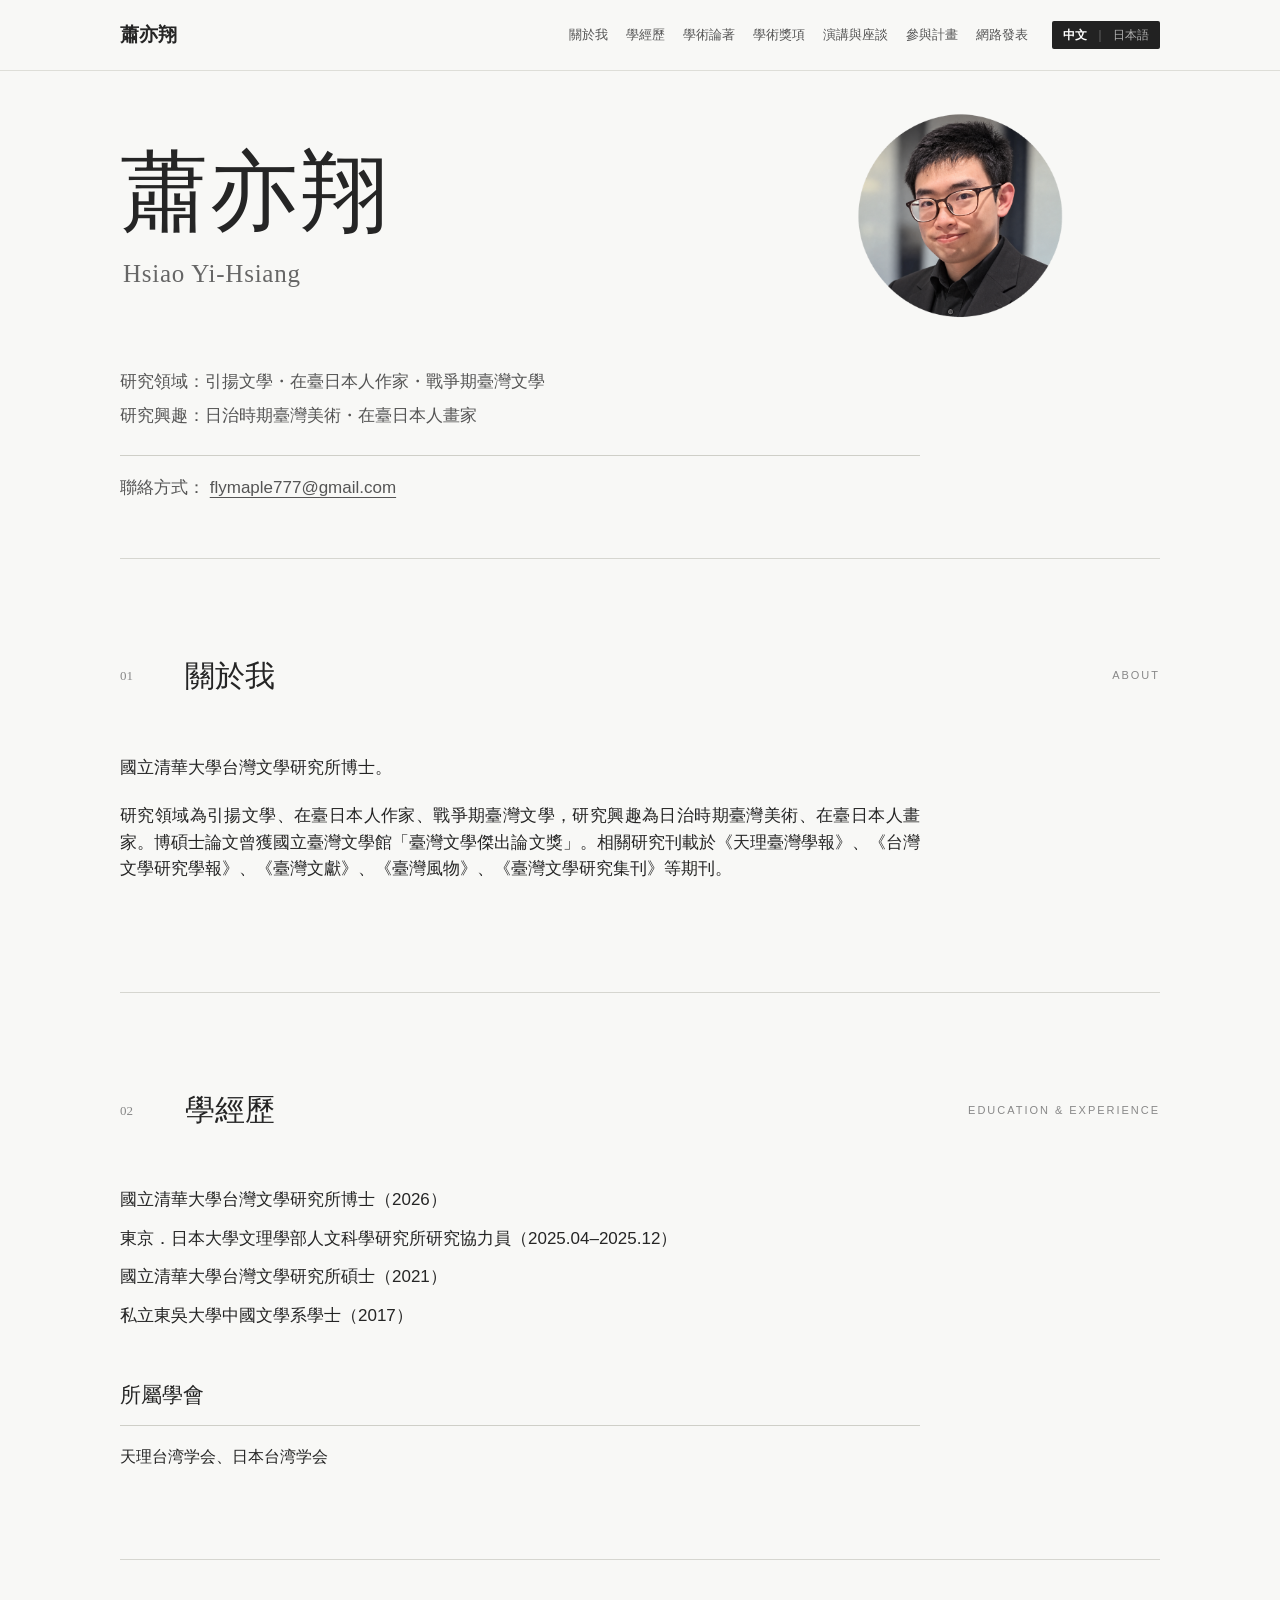
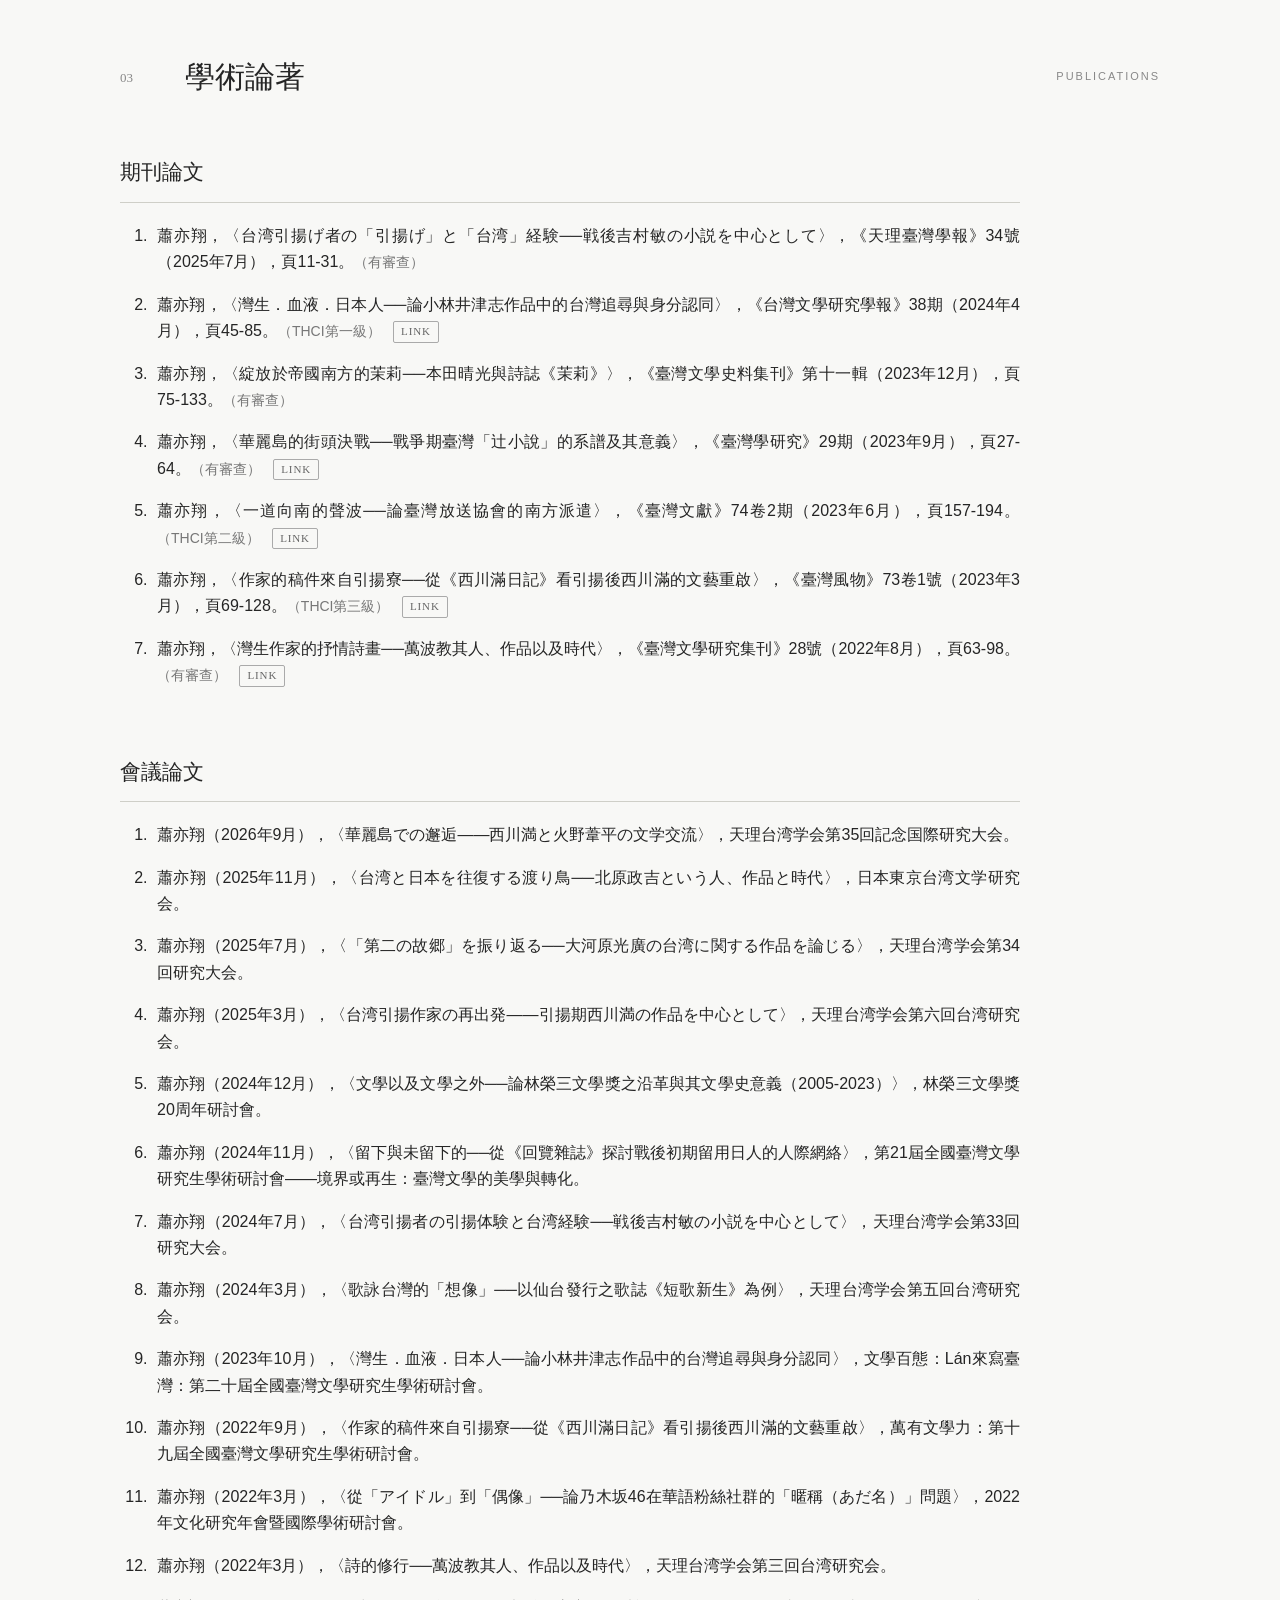
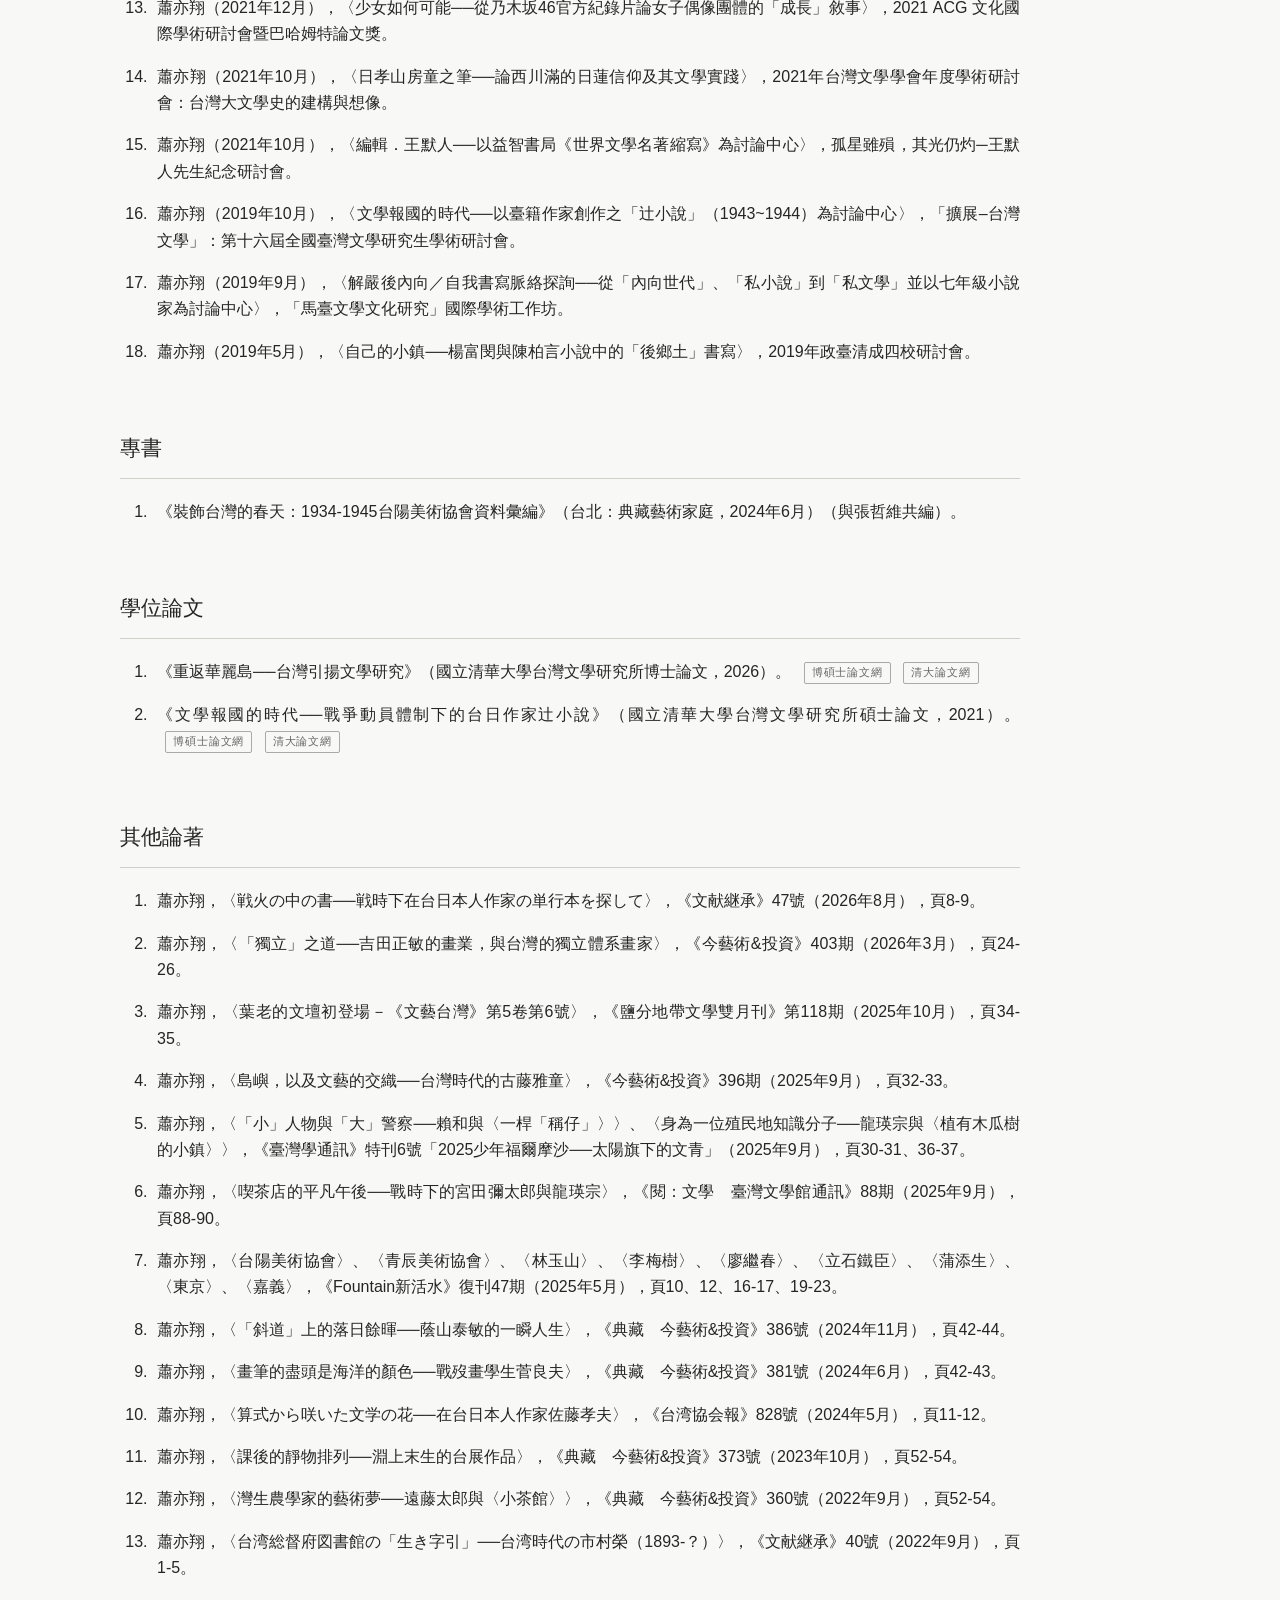
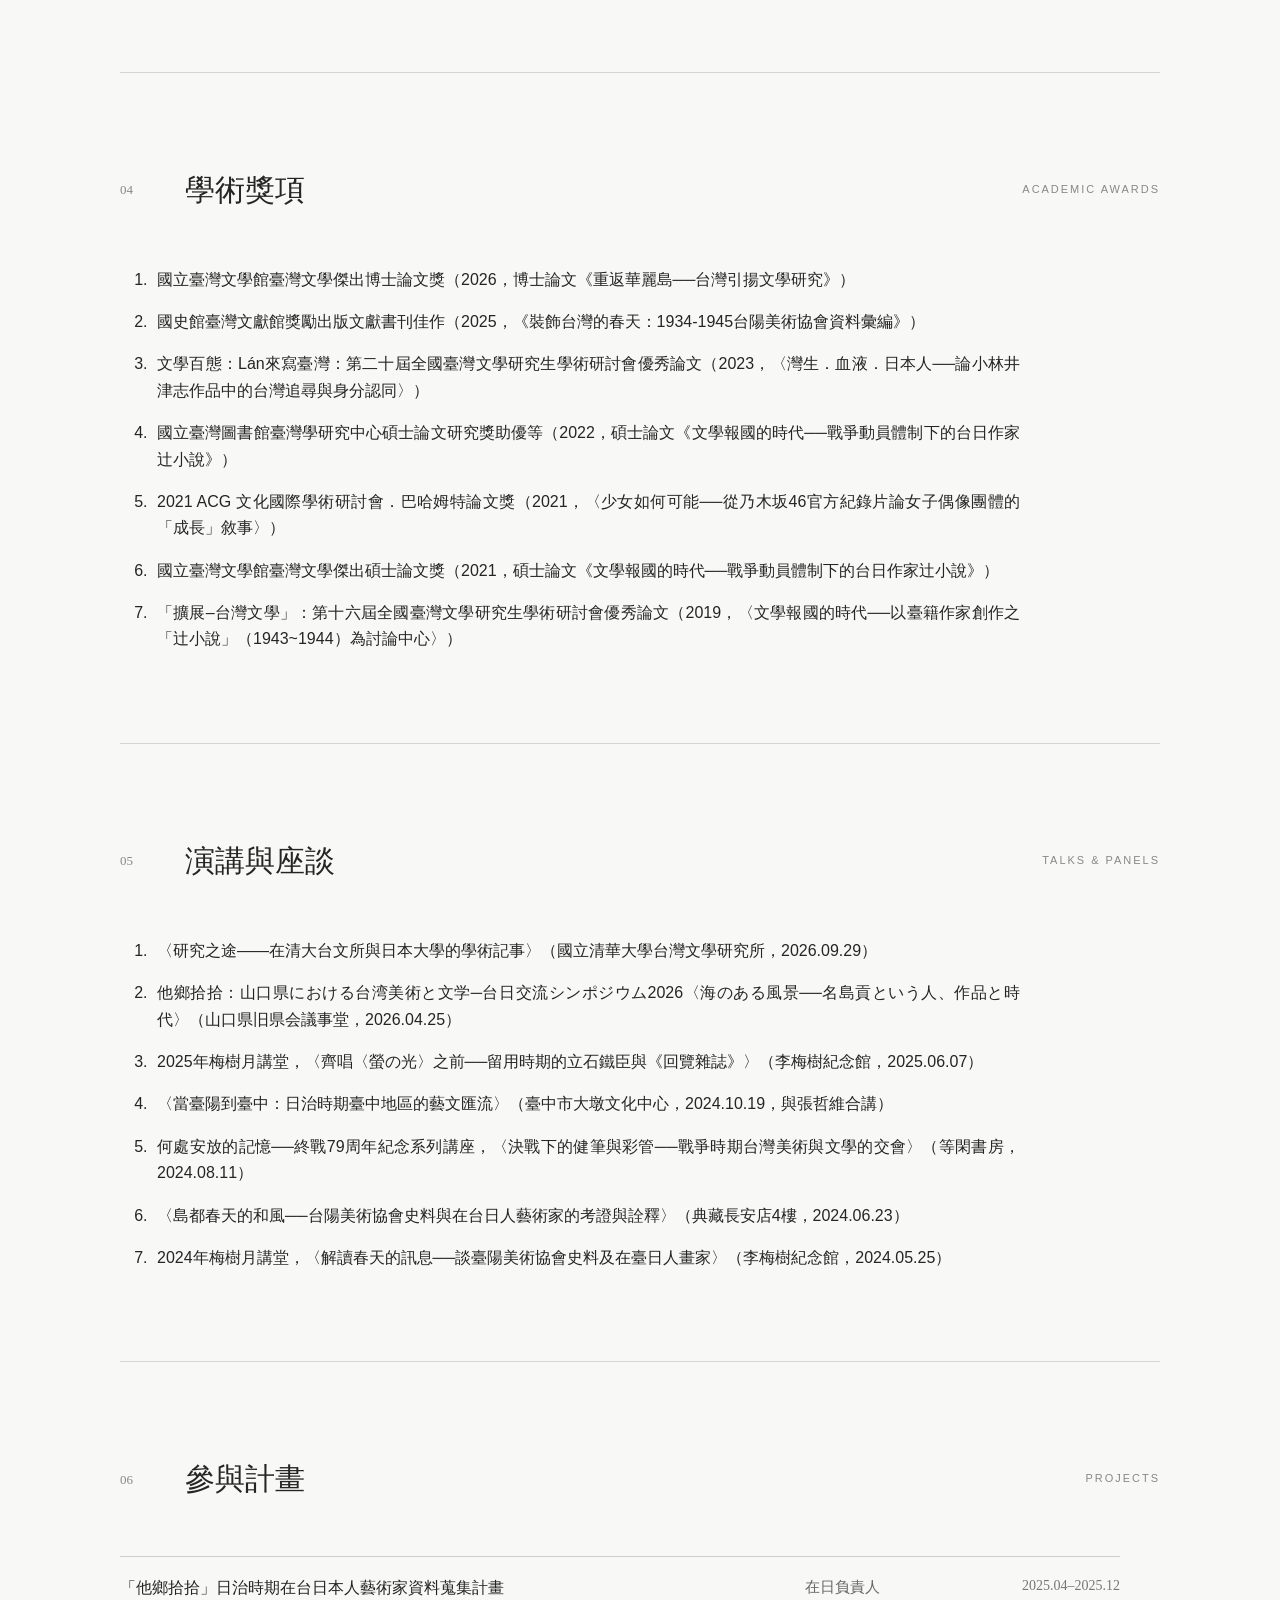
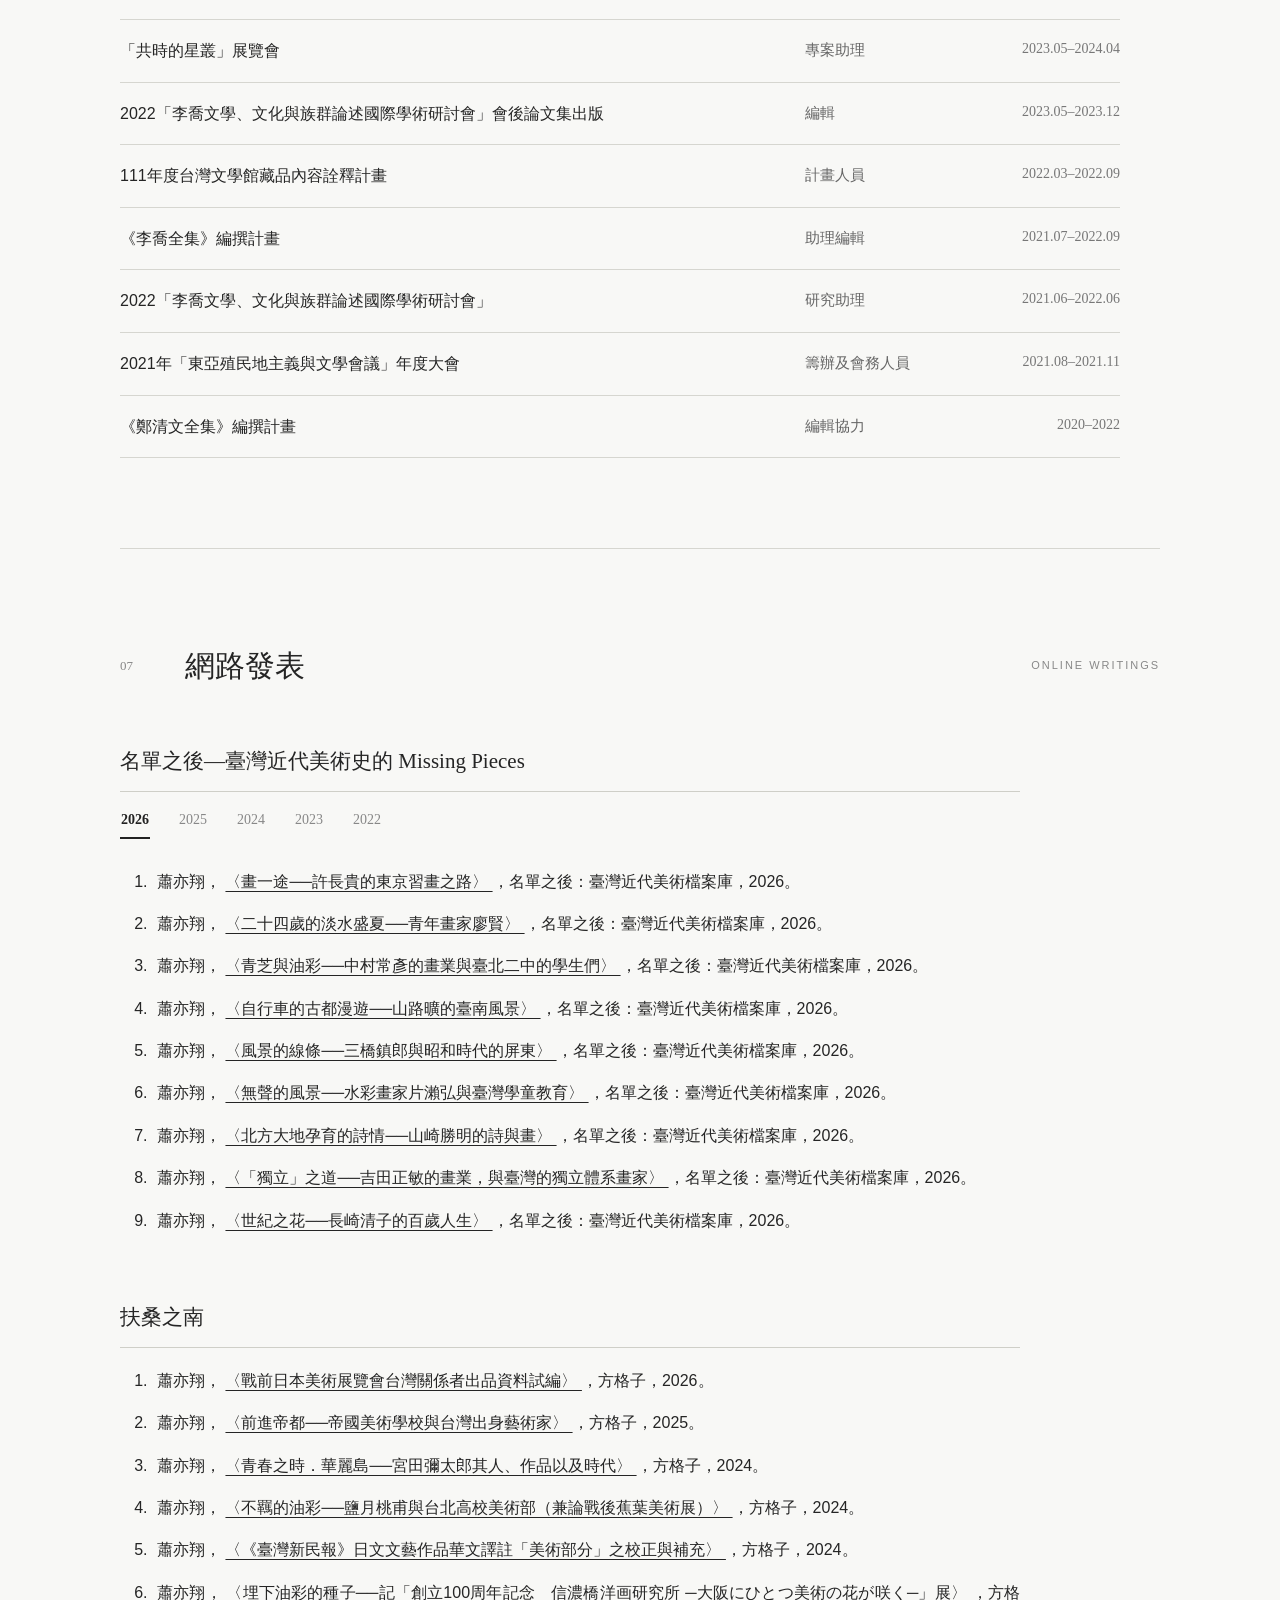
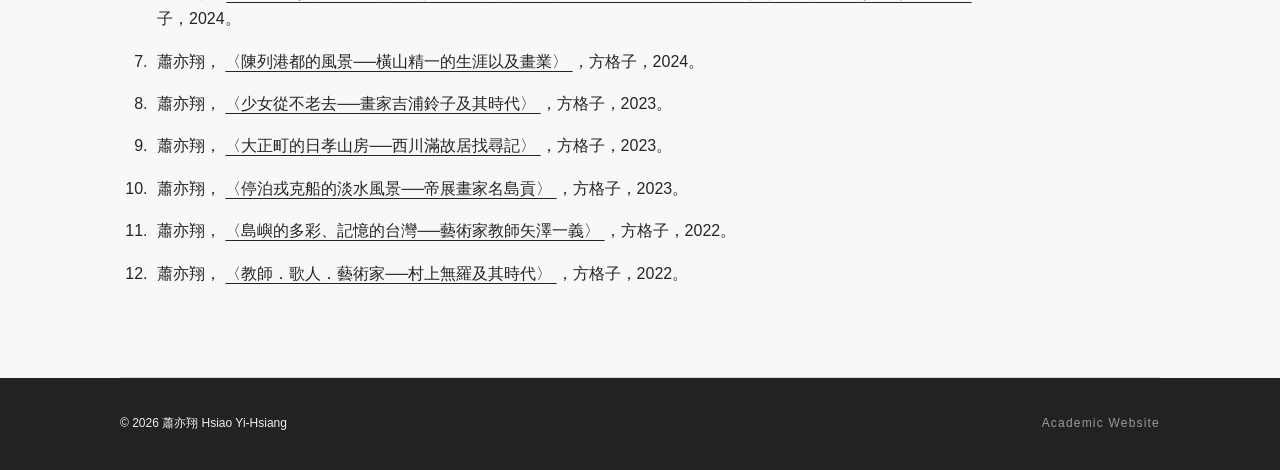
<file: index.html>
<!DOCTYPE html>
<html lang="zh-Hant">

<head>
    <meta charset="UTF-8">

    <meta name="viewport" content="width=device-width, initial-scale=1.0">

    <title>蕭亦翔 Hsiao Yi-Hsiang｜個人學術網站</title>

    <meta name="description"
          content="蕭亦翔（Hsiao Yi-Hsiang）的個人學術網站。研究領域包括引揚文學、在臺日本人作家與戰爭期臺灣文學，研究興趣包括日治時期臺灣美術及在臺日本人畫家。">


    <!-- Google tag (gtag.js) -->
    <script async src="https://www.googletagmanager.com/gtag/js?id=G-X85E4WRVP9"></script>

    <script>
        window.dataLayer = window.dataLayer || [];

        function gtag() {
            dataLayer.push(arguments);
        }

        gtag('js', new Date());

        gtag('config', 'G-X85E4WRVP9');
    </script>


    <link rel="canonical"
          href="https://hsiaoyihsiang.github.io/">

    <link rel="alternate"
          hreflang="zh-Hant"
          href="https://hsiaoyihsiang.github.io/">

    <link rel="alternate"
          hreflang="ja"
          href="https://hsiaoyihsiang.github.io/ja/">

    <link rel="alternate"
          hreflang="x-default"
          href="https://hsiaoyihsiang.github.io/">

    <link rel="stylesheet" href="style.css">
</head>


<body>

    <header class="site-header">

        <div class="header-inner">

            <div class="site-title">
                <a href="#top">蕭亦翔</a>
            </div>


            <div class="header-actions">

                <nav class="navigation">
                    <a href="#about">關於我</a>
                    <a href="#education">學經歷</a>
                    <a href="#publications">學術論著</a>
                    <a href="#awards">學術獎項</a>
                    <a href="#talks">演講與座談</a>
                    <a href="#projects">參與計畫</a>
                    <a href="#online">網路發表</a>
                </nav>


                <div class="language-switch"
                     aria-label="語言選擇">

                    <a class="language-link active"
                       href="/"
                       lang="zh-Hant"
                       hreflang="zh-Hant"
                       aria-current="page">
                        中文
                    </a>

                    <span class="language-separator">｜</span>

                    <a class="language-link"
                       href="/ja/"
                       lang="ja"
                       hreflang="ja">
                        日本語
                    </a>

                </div>

            </div>

        </div>

    </header>


    <main id="top">


        <!-- 首頁 -->

        <section class="hero">

            <div class="hero-top">

                <div class="hero-name">

                    <h1>蕭亦翔</h1>

                    <p class="hero-name-en">
                        Hsiao Yi-Hsiang
                    </p>

                </div>

                <img class="hero-photo"
                     src="profile.png"
                     alt="蕭亦翔"
                     width="220"
                     height="220"
                     loading="eager"
                     fetchpriority="high">

            </div>


            <p class="hero-description">
                研究領域：引揚文學・在臺日本人作家・戰爭期臺灣文學
            </p>

            <p class="hero-interest">
                研究興趣：日治時期臺灣美術・在臺日本人畫家
            </p>

            <div class="hero-divider"></div>

            <p class="hero-contact">
                聯絡方式：
                <a class="text-link"
                   href="mailto:flymaple777@gmail.com">
                    flymaple777@gmail.com
                </a>
            </p>

        </section>


        <!-- 01 關於我 -->

        <section id="about" class="section">

            <div class="section-title">

                <span class="section-number">01</span>

                <h2>關於我</h2>

                <span class="section-en">ABOUT</span>

            </div>


            <div class="section-content about-content">

                <p>
                    國立清華大學台灣文學研究所博士。
                </p>

                <p class="about-text">
                    研究領域為引揚文學、在臺日本人作家、戰爭期臺灣文學，研究興趣為日治時期臺灣美術、在臺日本人畫家。博碩士論文曾獲國立臺灣文學館「臺灣文學傑出論文獎」。相關研究刊載於《天理臺灣學報》、《台灣文學研究學報》、《臺灣文獻》、《臺灣風物》、《臺灣文學研究集刊》等期刊。
                </p>

            </div>

        </section>


        <!-- 02 學經歷 -->

        <section id="education" class="section">

            <div class="section-title">

                <span class="section-number">02</span>

                <h2>學經歷</h2>

                <span class="section-en">EDUCATION &amp; EXPERIENCE</span>

            </div>


            <div class="education-list">

                <p>
                    國立清華大學台灣文學研究所博士（2026）
                </p>

                <p>
                    東京．日本大學文理學部人文科學研究所研究協力員（2025.04–2025.12）
                </p>

                <p>
                    國立清華大學台灣文學研究所碩士（2021）
                </p>

                <p>
                    私立東吳大學中國文學系學士（2017）
                </p>

            </div>


            <div class="membership-block">

                <h3>所屬學會</h3>

                <div class="membership-list">
                    <p>天理台湾学会、日本台湾学会</p>
                </div>

            </div>

        </section>


        <!-- 03 學術論著 -->

        <section id="publications" class="section">

            <div class="section-title">

                <span class="section-number">03</span>

                <h2>學術論著</h2>

                <span class="section-en">PUBLICATIONS</span>

            </div>


            <!-- 期刊論文 -->

            <div class="publication-category">

                <h3>期刊論文</h3>

                <ol class="publication-list">

                    <li>
                        蕭亦翔，〈台湾引揚げ者の「引揚げ」と「台湾」経験──戦後吉村敏の小説を中心として〉，《天理臺灣學報》34號（2025年7月），頁11-31。<span class="note">（有審查）</span>
                    </li>

                    <li>
                        蕭亦翔，〈灣生．血液．日本人──論小林井津志作品中的台灣追尋與身分認同〉，《台灣文學研究學報》38期（2024年4月），頁45-85。<span class="note">（THCI第一級）</span>
                        <a class="paper-link"
                           href="https://db.nmtl.gov.tw/site6/journal?vol=38"
                           target="_blank"
                           rel="noopener noreferrer">
                            LINK
                        </a>
                    </li>

                    <li>
                        蕭亦翔，〈綻放於帝國南方的茉莉──本田晴光與詩誌《茉莉》〉，《臺灣文學史料集刊》第十一輯（2023年12月），頁75-133。<span class="note">（有審查）</span>
                    </li>

                    <li>
                        蕭亦翔，〈華麗島的街頭決戰──戰爭期臺灣「辻小說」的系譜及其意義〉，《臺灣學研究》29期（2023年9月），頁27-64。<span class="note">（有審查）</span>
                        <a class="paper-link"
                           href="https://wwwacc.ntl.edu.tw/ct.asp?xItem=88680&amp;ctNode=2218&amp;mp=5"
                           target="_blank"
                           rel="noopener noreferrer">
                            LINK
                        </a>
                    </li>

                    <li>
                        蕭亦翔，〈一道向南的聲波──論臺灣放送協會的南方派遣〉，《臺灣文獻》74卷2期（2023年6月），頁157-194。<span class="note">（THCI第二級）</span>
                        <a class="paper-link"
                           href="https://www.th.gov.tw/News_Content/128/4223/"
                           target="_blank"
                           rel="noopener noreferrer">
                            LINK
                        </a>
                    </li>

                    <li>
                        蕭亦翔，〈作家的稿件來自引揚寮──從《西川滿日記》看引揚後西川滿的文藝重啟〉，《臺灣風物》73卷1號（2023年3月），頁69-128。<span class="note">（THCI第三級）</span>
                        <a class="paper-link"
                           href="https://folkways.twcenter.org.tw/catalog_detail.jsp?vol=0073&amp;pha=1"
                           target="_blank"
                           rel="noopener noreferrer">
                            LINK
                        </a>
                    </li>

                    <li>
                        蕭亦翔，〈灣生作家的抒情詩畫──萬波教其人、作品以及時代〉，《臺灣文學研究集刊》28號（2022年8月），頁63-98。<span class="note">（有審查）</span>
                        <a class="paper-link"
                           href="https://gitl.ntu.edu.tw/wp-content/uploads/2023/01/LM28-3%E8%95%AD%E4%BA%A6%E7%BF%94_0105.pdf"
                           target="_blank"
                           rel="noopener noreferrer">
                            LINK
                        </a>
                    </li>

                </ol>

            </div>


            <!-- 會議論文 -->

            <div class="publication-category">

                <h3>會議論文</h3>

                <ol class="publication-list">

                    <li>
                        蕭亦翔（2026年9月），〈華麗島での邂逅――西川満と火野葦平の文学交流〉，天理台湾学会第35回記念国際研究大会。
                    </li>

                    <li>
                        蕭亦翔（2025年11月），〈台湾と日本を往復する渡り鳥──北原政吉という人、作品と時代〉，日本東京台湾文学研究会。
                    </li>

                    <li>
                        蕭亦翔（2025年7月），〈「第二の故郷」を振り返る──大河原光廣の台湾に関する作品を論じる〉，天理台湾学会第34回研究大会。
                    </li>

                    <li>
                        蕭亦翔（2025年3月），〈台湾引揚作家の再出発――引揚期西川満の作品を中心として〉，天理台湾学会第六回台湾研究会。
                    </li>

                    <li>
                        蕭亦翔（2024年12月），〈文學以及文學之外──論林榮三文學獎之沿革與其文學史意義（2005-2023）〉，林榮三文學獎20周年研討會。
                    </li>

                    <li>
                        蕭亦翔（2024年11月），〈留下與未留下的──從《回覽雜誌》探討戰後初期留用日人的人際網絡〉，第21屆全國臺灣文學研究生學術研討會——境界或再生：臺灣文學的美學與轉化。
                    </li>

                    <li>
                        蕭亦翔（2024年7月），〈台湾引揚者の引揚体験と台湾経験──戦後吉村敏の小説を中心として〉，天理台湾学会第33回研究大会。
                    </li>

                    <li>
                        蕭亦翔（2024年3月），〈歌詠台灣的「想像」──以仙台發行之歌誌《短歌新生》為例〉，天理台湾学会第五回台湾研究会。
                    </li>

                    <li>
                        蕭亦翔（2023年10月），〈灣生．血液．日本人──論小林井津志作品中的台灣追尋與身分認同〉，文學百態：Lán來寫臺灣：第二十屆全國臺灣文學研究生學術研討會。
                    </li>

                    <li>
                        蕭亦翔（2022年9月），〈作家的稿件來自引揚寮──從《西川滿日記》看引揚後西川滿的文藝重啟〉，萬有文學力：第十九屆全國臺灣文學研究生學術研討會。
                    </li>

                    <li>
                        蕭亦翔（2022年3月），〈從「アイドル」到「偶像」──論乃木坂46在華語粉絲社群的「暱稱（あだ名）」問題〉，2022年文化研究年會暨國際學術研討會。
                    </li>

                    <li>
                        蕭亦翔（2022年3月），〈詩的修行──萬波教其人、作品以及時代〉，天理台湾学会第三回台湾研究会。
                    </li>

                    <li>
                        蕭亦翔（2021年12月），〈少女如何可能──從乃木坂46官方紀錄片論女子偶像團體的「成長」敘事〉，2021 ACG 文化國際學術研討會暨巴哈姆特論文獎。
                    </li>

                    <li>
                        蕭亦翔（2021年10月），〈日孝山房童之筆──論西川滿的日蓮信仰及其文學實踐〉，2021年台灣文學學會年度學術研討會：台灣大文學史的建構與想像。
                    </li>

                    <li>
                        蕭亦翔（2021年10月），〈編輯．王默人──以益智書局《世界文學名著縮寫》為討論中心〉，孤星雖殞，其光仍灼─王默人先生紀念研討會。
                    </li>

                    <li>
                        蕭亦翔（2019年10月），〈文學報國的時代──以臺籍作家創作之「辻小說」（1943~1944）為討論中心〉，「擴展–台灣文學」：第十六屆全國臺灣文學研究生學術研討會。
                    </li>

                    <li>
                        蕭亦翔（2019年9月），〈解嚴後內向／自我書寫脈絡探詢──從「內向世代」、「私小說」到「私文學」並以七年級小說家為討論中心〉，「馬臺文學文化研究」國際學術工作坊。
                    </li>

                    <li>
                        蕭亦翔（2019年5月），〈自己的小鎮──楊富閔與陳柏言小說中的「後鄉土」書寫〉，2019年政臺清成四校研討會。
                    </li>

                </ol>

            </div>


            <!-- 專書 -->

            <div class="publication-category">

                <h3>專書</h3>

                <ol class="publication-list">

                    <li>
                        《裝飾台灣的春天：1934-1945台陽美術協會資料彙編》（台北：典藏藝術家庭，2024年6月）（與張哲維共編）。
                    </li>

                </ol>

            </div>


            <!-- 學位論文 -->

            <div class="publication-category">

                <h3>學位論文</h3>

                <ol class="publication-list">

                    <li>
                        《重返華麗島──台灣引揚文學研究》（國立清華大學台灣文學研究所博士論文，2026）。

                        <a class="paper-link"
                           href="https://hdl.handle.net/11296/5234da"
                           target="_blank"
                           rel="noopener noreferrer">
                            博碩士論文網
                        </a>

                        <a class="paper-link"
                           href="https://etd.lib.nthu.edu.tw/detail/90dbc63ce1518f2d5a84627a53587655/?seq=2"
                           target="_blank"
                           rel="noopener noreferrer">
                            清大論文網
                        </a>
                    </li>

                    <li>
                        《文學報國的時代──戰爭動員體制下的台日作家辻小說》（國立清華大學台灣文學研究所碩士論文，2021）。

                        <a class="paper-link"
                           href="https://ndltd.ncl.edu.tw/cgi-bin/gs32/gsweb.cgi/ccd=HOo_bP/record?r1=2&amp;h1=0"
                           target="_blank"
                           rel="noopener noreferrer">
                            博碩士論文網
                        </a>

                        <a class="paper-link"
                           href="https://etd.lib.nthu.edu.tw/detail/a08da430b1efe4113133e40832aeed44/?seq=1"
                           target="_blank"
                           rel="noopener noreferrer">
                            清大論文網
                        </a>
                    </li>

                </ol>

            </div>


            <!-- 其他論著 -->

            <div class="publication-category">

                <h3>其他論著</h3>

                <ol class="publication-list">

                    <li>
                        蕭亦翔，〈戦火の中の書──戦時下在台日本人作家の単行本を探して〉，《文献継承》47號（2026年8月），頁8-9。
                    </li>

                    <li>
                        蕭亦翔，〈「獨立」之道──吉田正敏的畫業，與台灣的獨立體系畫家〉，《今藝術&amp;投資》403期（2026年3月），頁24-26。
                    </li>

                    <li>
                        蕭亦翔，〈葉老的文壇初登場－《文藝台灣》第5卷第6號〉，《鹽分地帶文學雙月刊》第118期（2025年10月），頁34-35。
                    </li>

                    <li>
                        蕭亦翔，〈島嶼，以及文藝的交織──台灣時代的古藤雅童〉，《今藝術&amp;投資》396期（2025年9月），頁32-33。
                    </li>

                    <li>
                        蕭亦翔，〈「小」人物與「大」警察──賴和與〈一桿「稱仔」〉〉、〈身為一位殖民地知識分子──龍瑛宗與〈植有木瓜樹的小鎮〉〉，《臺灣學通訊》特刊6號「2025少年福爾摩沙──太陽旗下的文青」（2025年9月），頁30-31、36-37。
                    </li>

                    <li>
                        蕭亦翔，〈喫茶店的平凡午後──戰時下的宮田彌太郎與龍瑛宗〉，《閱：文學　臺灣文學館通訊》88期（2025年9月），頁88-90。
                    </li>

                    <li>
                        蕭亦翔，〈台陽美術協會〉、〈青辰美術協會〉、〈林玉山〉、〈李梅樹〉、〈廖繼春〉、〈立石鐵臣〉、〈蒲添生〉、〈東京〉、〈嘉義〉，《Fountain新活水》復刊47期（2025年5月），頁10、12、16-17、19-23。
                    </li>

                    <li>
                        蕭亦翔，〈「斜道」上的落日餘暉──蔭山泰敏的一瞬人生〉，《典藏　今藝術&amp;投資》386號（2024年11月），頁42-44。
                    </li>

                    <li>
                        蕭亦翔，〈畫筆的盡頭是海洋的顏色──戰歿畫學生菅良夫〉，《典藏　今藝術&amp;投資》381號（2024年6月），頁42-43。
                    </li>

                    <li>
                        蕭亦翔，〈算式から咲いた文学の花──在台日本人作家佐藤孝夫〉，《台湾協会報》828號（2024年5月），頁11-12。
                    </li>

                    <li>
                        蕭亦翔，〈課後的靜物排列──淵上末生的台展作品〉，《典藏　今藝術&amp;投資》373號（2023年10月），頁52-54。
                    </li>

                    <li>
                        蕭亦翔，〈灣生農學家的藝術夢──遠藤太郎與〈小茶館〉〉，《典藏　今藝術&amp;投資》360號（2022年9月），頁52-54。
                    </li>

                    <li>
                        蕭亦翔，〈台湾総督府図書館の「生き字引」──台湾時代の市村榮（1893-？）〉，《文献継承》40號（2022年9月），頁1-5。
                    </li>

                </ol>

            </div>

        </section>


        <!-- 04 學術獎項 -->

        <section id="awards" class="section">

            <div class="section-title">

                <span class="section-number">04</span>

                <h2>學術獎項</h2>

                <span class="section-en">ACADEMIC AWARDS</span>

            </div>


            <div class="simple-list">

                <ol>

                    <li>
                        國立臺灣文學館臺灣文學傑出博士論文獎（2026，博士論文《重返華麗島──台灣引揚文學研究》）
                    </li>

                    <li>
                        國史館臺灣文獻館獎勵出版文獻書刊佳作（2025，《裝飾台灣的春天：1934-1945台陽美術協會資料彙編》）
                    </li>

                    <li>
                        文學百態：Lán來寫臺灣：第二十屆全國臺灣文學研究生學術研討會優秀論文（2023，〈灣生．血液．日本人──論小林井津志作品中的台灣追尋與身分認同〉）
                    </li>

                    <li>
                        國立臺灣圖書館臺灣學研究中心碩士論文研究獎助優等（2022，碩士論文《文學報國的時代──戰爭動員體制下的台日作家辻小說》）
                    </li>

                    <li>
                        2021 ACG 文化國際學術研討會．巴哈姆特論文獎（2021，〈少女如何可能──從乃木坂46官方紀錄片論女子偶像團體的「成長」敘事〉）
                    </li>

                    <li>
                        國立臺灣文學館臺灣文學傑出碩士論文獎（2021，碩士論文《文學報國的時代──戰爭動員體制下的台日作家辻小說》）
                    </li>

                    <li>
                        「擴展–台灣文學」：第十六屆全國臺灣文學研究生學術研討會優秀論文（2019，〈文學報國的時代──以臺籍作家創作之「辻小說」（1943~1944）為討論中心〉）
                    </li>

                </ol>

            </div>

        </section>


        <!-- 05 演講與座談 -->

        <section id="talks" class="section">

            <div class="section-title">

                <span class="section-number">05</span>

                <h2>演講與座談</h2>

                <span class="section-en">TALKS &amp; PANELS</span>

            </div>


            <div class="talk-list">

                <ol>

                    <li>
                        〈研究之途——在清大台文所與日本大學的學術記事〉（國立清華大學台灣文學研究所，2026.09.29）
                    </li>

                    <li>
                        他鄉拾拾：山口県における台湾美術と文学─台日交流シンポジウム2026〈海のある風景──名島貢という人、作品と時代〉（山口県旧県会議事堂，2026.04.25）
                    </li>

                    <li>
                        2025年梅樹月講堂，〈齊唱〈螢の光〉之前──留用時期的立石鐵臣與《回覽雜誌》〉（李梅樹紀念館，2025.06.07）
                    </li>

                    <li>
                        〈當臺陽到臺中：日治時期臺中地區的藝文匯流〉（臺中市大墩文化中心，2024.10.19，與張哲維合講）
                    </li>

                    <li>
                        何處安放的記憶──終戰79周年紀念系列講座，〈決戰下的健筆與彩管──戰爭時期台灣美術與文學的交會〉（等閑書房，2024.08.11）
                    </li>

                    <li>
                        〈島都春天的和風──台陽美術協會史料與在台日人藝術家的考證與詮釋〉（典藏長安店4樓，2024.06.23）
                    </li>

                    <li>
                        2024年梅樹月講堂，〈解讀春天的訊息──談臺陽美術協會史料及在臺日人畫家〉（李梅樹紀念館，2024.05.25）
                    </li>

                </ol>

            </div>

        </section>


        <!-- 06 參與計畫 -->

        <section id="projects" class="section">

            <div class="section-title">

                <span class="section-number">06</span>

                <h2>參與計畫</h2>

                <span class="section-en">PROJECTS</span>

            </div>


            <div class="project-list">

                <div class="project-item">

                    <div class="project-name">
                        「他鄉拾拾」日治時期在台日本人藝術家資料蒐集計畫
                    </div>

                    <div class="project-role">
                        在日負責人
                    </div>

                    <div class="project-date">
                        2025.04–2025.12
                    </div>

                </div>


                <div class="project-item">

                    <div class="project-name">
                        「共時的星叢」展覽會
                    </div>

                    <div class="project-role">
                        專案助理
                    </div>

                    <div class="project-date">
                        2023.05–2024.04
                    </div>

                </div>


                <div class="project-item">

                    <div class="project-name">
                        2022「李喬文學、文化與族群論述國際學術研討會」會後論文集出版
                    </div>

                    <div class="project-role">
                        編輯
                    </div>

                    <div class="project-date">
                        2023.05–2023.12
                    </div>

                </div>


                <div class="project-item">

                    <div class="project-name">
                        111年度台灣文學館藏品內容詮釋計畫
                    </div>

                    <div class="project-role">
                        計畫人員
                    </div>

                    <div class="project-date">
                        2022.03–2022.09
                    </div>

                </div>


                <div class="project-item">

                    <div class="project-name">
                        《李喬全集》編撰計畫
                    </div>

                    <div class="project-role">
                        助理編輯
                    </div>

                    <div class="project-date">
                        2021.07–2022.09
                    </div>

                </div>


                <div class="project-item">

                    <div class="project-name">
                        2022「李喬文學、文化與族群論述國際學術研討會」
                    </div>

                    <div class="project-role">
                        研究助理
                    </div>

                    <div class="project-date">
                        2021.06–2022.06
                    </div>

                </div>


                <div class="project-item">

                    <div class="project-name">
                        2021年「東亞殖民地主義與文學會議」年度大會
                    </div>

                    <div class="project-role">
                        籌辦及會務人員
                    </div>

                    <div class="project-date">
                        2021.08–2021.11
                    </div>

                </div>


                <div class="project-item">

                    <div class="project-name">
                        《鄭清文全集》編撰計畫
                    </div>

                    <div class="project-role">
                        編輯協力
                    </div>

                    <div class="project-date">
                        2020–2022
                    </div>

                </div>

            </div>

        </section>


        <!-- 07 網路發表 -->

        <section id="online" class="section">

            <div class="section-title">

                <span class="section-number">07</span>

                <h2>網路發表</h2>

                <span class="section-en">ONLINE WRITINGS</span>

            </div>


            <!-- 名單之後 -->

            <div class="publication-category year-publication">

                <h3>名單之後—臺灣近代美術史的 Missing Pieces</h3>


                <div class="year-tabs"
                     role="tablist"
                     aria-label="名單之後文章年份">

                    <button class="year-tab active"
                            type="button"
                            role="tab"
                            aria-selected="true"
                            aria-controls="mp-2026"
                            data-year="2026">
                        2026
                    </button>

                    <button class="year-tab"
                            type="button"
                            role="tab"
                            aria-selected="false"
                            aria-controls="mp-2025"
                            data-year="2025">
                        2025
                    </button>

                    <button class="year-tab"
                            type="button"
                            role="tab"
                            aria-selected="false"
                            aria-controls="mp-2024"
                            data-year="2024">
                        2024
                    </button>

                    <button class="year-tab"
                            type="button"
                            role="tab"
                            aria-selected="false"
                            aria-controls="mp-2023"
                            data-year="2023">
                        2023
                    </button>

                    <button class="year-tab"
                            type="button"
                            role="tab"
                            aria-selected="false"
                            aria-controls="mp-2022"
                            data-year="2022">
                        2022
                    </button>

                </div>


                <!-- 2026 -->

                <div class="year-panel"
                     id="mp-2026"
                     role="tabpanel"
                     data-year="2026">

                    <ol class="publication-list">

                        <li>
                            蕭亦翔，
                            <a class="text-link"
                               href="https://taifuten.com/story/%e3%80%90%e5%90%8d%e5%96%ae%e4%b9%8b%e5%be%8c%e3%80%91%e7%95%ab%e4%b8%80%e9%80%94%e2%94%80%e2%94%80%e8%a8%b1%e9%95%b7%e8%b2%b4%e7%9a%84%e6%9d%b1%e4%ba%ac%e7%bf%92%e7%95%ab%e4%b9%8b%e8%b7%af/"
                               target="_blank"
                               rel="noopener noreferrer">
                                〈畫一途──許長貴的東京習畫之路〉
                            </a>
                            ，名單之後：臺灣近代美術檔案庫，2026。
                        </li>

                        <li>
                            蕭亦翔，
                            <a class="text-link"
                               href="https://taifuten.com/story/【名單之後】二十四歲的淡水盛夏──青年畫家廖/"
                               target="_blank"
                               rel="noopener noreferrer">
                                〈二十四歲的淡水盛夏──青年畫家廖賢〉
                            </a>
                            ，名單之後：臺灣近代美術檔案庫，2026。
                        </li>

                        <li>
                            蕭亦翔，
                            <a class="text-link"
                               href="https://taifuten.com/story/【名單之後】青芝與油彩──中村常彥的畫業與臺/"
                               target="_blank"
                               rel="noopener noreferrer">
                                〈青芝與油彩──中村常彥的畫業與臺北二中的學生們〉
                            </a>
                            ，名單之後：臺灣近代美術檔案庫，2026。
                        </li>

                        <li>
                            蕭亦翔，
                            <a class="text-link"
                               href="https://taifuten.com/story/【名單之後】自行車的古都漫遊──山路曠的臺南/"
                               target="_blank"
                               rel="noopener noreferrer">
                                〈自行車的古都漫遊──山路曠的臺南風景〉
                            </a>
                            ，名單之後：臺灣近代美術檔案庫，2026。
                        </li>

                        <li>
                            蕭亦翔，
                            <a class="text-link"
                               href="https://taifuten.com/story/【名單之後】風景的線條──三橋鎮郎與昭和時代/"
                               target="_blank"
                               rel="noopener noreferrer">
                                〈風景的線條──三橋鎮郎與昭和時代的屏東〉
                            </a>
                            ，名單之後：臺灣近代美術檔案庫，2026。
                        </li>

                        <li>
                            蕭亦翔，
                            <a class="text-link"
                               href="https://taifuten.com/story/【名單之後】無聲的風景──水彩畫家片瀨弘與臺/"
                               target="_blank"
                               rel="noopener noreferrer">
                                〈無聲的風景──水彩畫家片瀨弘與臺灣學童教育〉
                            </a>
                            ，名單之後：臺灣近代美術檔案庫，2026。
                        </li>

                        <li>
                            蕭亦翔，
                            <a class="text-link"
                               href="https://taifuten.com/story/【名單之後】北方大地孕育的詩情──山崎勝明的/"
                               target="_blank"
                               rel="noopener noreferrer">
                                〈北方大地孕育的詩情──山崎勝明的詩與畫〉
                            </a>
                            ，名單之後：臺灣近代美術檔案庫，2026。
                        </li>

                        <li>
                            蕭亦翔，
                            <a class="text-link"
                               href="https://taifuten.com/story/【名單之後】「獨立」之道──吉田正敏的畫業，/"
                               target="_blank"
                               rel="noopener noreferrer">
                                〈「獨立」之道──吉田正敏的畫業，與臺灣的獨立體系畫家〉
                            </a>
                            ，名單之後：臺灣近代美術檔案庫，2026。
                        </li>

                        <li>
                            蕭亦翔，
                            <a class="text-link"
                               href="https://taifuten.com/story/【名單之後】世紀之花──長崎清子的百歲人生/"
                               target="_blank"
                               rel="noopener noreferrer">
                                〈世紀之花──長崎清子的百歲人生〉
                            </a>
                            ，名單之後：臺灣近代美術檔案庫，2026。
                        </li>

                    </ol>

                </div>


                <!-- 2025 -->

                <div class="year-panel"
                     id="mp-2025"
                     role="tabpanel"
                     data-year="2025"
                     hidden>

                    <ol class="publication-list">

                        <li>
                            蕭亦翔，
                            <a class="text-link"
                               href="https://taifuten.com/story/【名單之後】以史料編織起的兩個名字──玉岡久/"
                               target="_blank"
                               rel="noopener noreferrer">
                                〈以史料編織起的兩個名字──玉岡久肪與王沼臺〉
                            </a>
                            ，名單之後：臺灣近代美術檔案庫，2025。
                        </li>

                        <li>
                            蕭亦翔，
                            <a class="text-link"
                               href="https://taifuten.com/story/【名單之後】百年留影──寫真帖中的殿村愛子、/"
                               target="_blank"
                               rel="noopener noreferrer">
                                〈百年留影──寫真帖中殿村愛子、舞蹈以及她的繪畫〉
                            </a>
                            ，名單之後：臺灣近代美術檔案庫，2025。
                        </li>

                        <li>
                            蕭亦翔，
                            <a class="text-link"
                               href="https://taifuten.com/story/【名單之後】邁向未完成的道路──白山公男對於/"
                               target="_blank"
                               rel="noopener noreferrer">
                                〈邁向未完成的道路──白山公男對於藝術與教育的追尋〉
                            </a>
                            ，名單之後：臺灣近代美術檔案庫，2025。
                        </li>

                        <li>
                            蕭亦翔，
                            <a class="text-link"
                               href="https://taifuten.com/story/【名單之後】植物的姿態──從臺中、臺北到東京/"
                               target="_blank"
                               rel="noopener noreferrer">
                                〈植物的姿態──從臺中、臺北到東京的古瀨虎麓〉
                            </a>
                            ，名單之後：臺灣近代美術檔案庫，2025。
                        </li>

                        <li>
                            蕭亦翔，
                            <a class="text-link"
                               href="https://taifuten.com/story/【名單之後】島嶼，以及文藝的交織──臺灣時代/"
                               target="_blank"
                               rel="noopener noreferrer">
                                〈島嶼，以及文藝的交織──臺灣時代的古藤雅童〉
                            </a>
                            ，名單之後：臺灣近代美術檔案庫，2025。
                        </li>

                        <li>
                            蕭亦翔，
                            <a class="text-link"
                               href="https://taifuten.com/story/【名單之後】幻影之人──染浦三郎的三個人生片/"
                               target="_blank"
                               rel="noopener noreferrer">
                                〈幻影之人──染浦三郎的三個人生片段〉
                            </a>
                            ，名單之後：臺灣近代美術檔案庫，2025。
                        </li>

                        <li>
                            蕭亦翔，
                            <a class="text-link"
                               href="https://taifuten.com/story/【名單之後】百花綻放的少女時代──濱武蓉子筆/"
                               target="_blank"
                               rel="noopener noreferrer">
                                〈百花綻放的少女時代──濱武蓉子筆下的花卉〉
                            </a>
                            ，名單之後：臺灣近代美術檔案庫，2025。
                        </li>

                        <li>
                            蕭亦翔，
                            <a class="text-link"
                               href="https://taifuten.com/story/【名單之後】蘊含童心的油彩──幼教老師後藤登/"
                               target="_blank"
                               rel="noopener noreferrer">
                                〈蘊含童心的油彩──幼教老師後藤登美子的西洋畫〉
                            </a>
                            ，名單之後：臺灣近代美術檔案庫，2025。
                        </li>

                        <li>
                            蕭亦翔，
                            <a class="text-link"
                               href="https://taifuten.com/story/【名單之後】群山墨色──加藤紫軒與1930年代臺灣/"
                               target="_blank"
                               rel="noopener noreferrer">
                                〈群山墨色──加藤紫軒與1930年代臺灣的東洋畫壇〉
                            </a>
                            ，名單之後：臺灣近代美術檔案庫，2025。
                        </li>

                    </ol>

                </div>


                <!-- 2024 -->

                <div class="year-panel"
                     id="mp-2024"
                     role="tabpanel"
                     data-year="2024"
                     hidden>

                    <ol class="publication-list">

                        <li>
                            蕭亦翔，
                            <a class="text-link"
                               href="https://taifuten.com/story/【名單之後】夢想與新綠之島──吉見庄助的臺灣/"
                               target="_blank"
                               rel="noopener noreferrer">
                                〈夢想與新綠之島──吉見庄助的臺灣足跡〉
                            </a>
                            ，名單之後：臺灣近代美術檔案庫，2024。
                        </li>

                        <li>
                            蕭亦翔，
                            <a class="text-link"
                               href="https://taifuten.com/story/【名單之後】速寫下南國風景的恬靜──東洋畫家/"
                               target="_blank"
                               rel="noopener noreferrer">
                                〈速寫下南國風景的恬靜──東洋畫家萩谷秋琴〉
                            </a>
                            ，名單之後：臺灣近代美術檔案庫，2024。
                        </li>

                        <li>
                            蕭亦翔，
                            <a class="text-link"
                               href="https://taifuten.com/story/【名單之後】〈斜道〉上的落日餘暉──蔭山泰敏/"
                               target="_blank"
                               rel="noopener noreferrer">
                                〈〈斜道〉上的落日餘暉──蔭山泰敏的一瞬人生〉
                            </a>
                            ，名單之後：臺灣近代美術檔案庫，2024。
                        </li>

                        <li>
                            蕭亦翔，
                            <a class="text-link"
                               href="https://taifuten.com/story/【名單之後】武者繪大師的年少時刻──塚本外茂/"
                               target="_blank"
                               rel="noopener noreferrer">
                                〈武者繪大師的年少時刻──塚本外茂與他的兩位老師〉
                            </a>
                            ，名單之後：臺灣近代美術檔案庫，2024。
                        </li>

                        <li>
                            蕭亦翔，
                            <a class="text-link"
                               href="https://taifuten.com/story/【名單之後】「在貧困中全力以赴，年輕之時」─/"
                               target="_blank"
                               rel="noopener noreferrer">
                                〈「在貧困中全力以赴，年輕之時」──大磐玲子的畫業〉
                            </a>
                            ，名單之後：臺灣近代美術檔案庫，2024。
                        </li>

                        <li>
                            蕭亦翔，
                            <a class="text-link"
                               href="https://taifuten.com/story/【名單之後】畫筆的盡頭是海洋的顏色──戰歿畫/"
                               target="_blank"
                               rel="noopener noreferrer">
                                〈畫筆的盡頭是海洋的顏色──戰歿畫學生菅良夫〉
                            </a>
                            ，名單之後：臺灣近代美術檔案庫，2024。
                        </li>

                        <li>
                            蕭亦翔，
                            <a class="text-link"
                               href="https://taifuten.com/story/%E3%80%90%E5%90%8D%E5%96%AE%E4%B9%8B%E5%BE%8C%E3%80%91%E7%8D%A8%E8%87%AA%E7%B6%BB%E6%94%BE%E7%9A%84%E3%80%88%E7%8E%AB%E7%91%B0%E3%80%89%E2%94%80%E2%94%80%E6%88%B0%E6%AD%BF%E7%95%AB%E5%AD%B8%E7%94%9F/"
                               target="_blank"
                               rel="noopener noreferrer">
                                〈獨自綻放的〈玫瑰〉──戰歿畫學生森田能成〉
                            </a>
                            ，名單之後：臺灣近代美術檔案庫，2024。
                        </li>

                        <li>
                            蕭亦翔，
                            <a class="text-link"
                               href="https://taifuten.com/story/【名單之後】枝葉中的南方詩情──西川和子的繪/"
                               target="_blank"
                               rel="noopener noreferrer">
                                〈枝葉中的南方詩情──西川和子的繪畫生涯〉
                            </a>
                            ，名單之後：臺灣近代美術檔案庫，2024。
                        </li>

                        <li>
                            蕭亦翔，
                            <a class="text-link"
                               href="https://taifuten.com/story/【名單之後】體育、教育與美術的交會之處──教/"
                               target="_blank"
                               rel="noopener noreferrer">
                                〈體育、教育與美術的交會之處──教師畫家佐伯信夫〉
                            </a>
                            ，名單之後：臺灣近代美術檔案庫，2024。
                        </li>

                        <li>
                            蕭亦翔，
                            <a class="text-link"
                               href="https://taifuten.com/story/【名單之後】課後的靜物排列──淵上末生的臺展"
                               target="_blank"
                               rel="noopener noreferrer">
                                〈課後的靜物排列──淵上末生的臺展作品〉
                            </a>
                            ，名單之後：臺灣近代美術檔案庫，2024。
                        </li>

                        <li>
                            蕭亦翔，
                            <a class="text-link"
                               href="https://taifuten.com/story/【名單之後】從詩畫中誕生的教育者──後藤大治"
                               target="_blank"
                               rel="noopener noreferrer">
                                〈從詩畫中誕生的教育者──後藤大治的繪畫之路〉
                            </a>
                            ，名單之後：臺灣近代美術檔案庫，2024。
                        </li>

                    </ol>

                </div>


                <!-- 2023 -->

                <div class="year-panel"
                     id="mp-2023"
                     role="tabpanel"
                     data-year="2023"
                     hidden>

                    <ol class="publication-list">

                        <li>
                            蕭亦翔，
                            <a class="text-link"
                               href="https://taifuten.com/story/【名單之後】跨越海洋的一筆芳蘭──吉野正明與/"
                               target="_blank"
                               rel="noopener noreferrer">
                                〈跨越海洋的一筆芳蘭──吉野正明與臺灣〉
                            </a>
                            ，名單之後：臺灣近代美術檔案庫，2023。
                        </li>

                        <li>
                            蕭亦翔，
                            <a class="text-link"
                               href="https://taifuten.com/story/%E3%80%90%E5%90%8D%E5%96%AE%E4%B9%8B%E5%BE%8C%E3%80%91%E6%8A%92%E6%83%85%E8%A9%A9%E4%BA%BA%E7%9A%84%E7%95%AB%E7%AD%86%E2%94%80%E2%94%80%E8%90%AC%E6%B3%A2%E6%95%99%E8%88%87%E3%80%88%E5%B0%91%E5%A5%B3/"
                               target="_blank"
                               rel="noopener noreferrer">
                                〈抒情詩人的畫筆──萬波教與〈少女〉〉
                            </a>
                            ，名單之後：臺灣近代美術檔案庫，2023。
                        </li>

                        <li>
                            蕭亦翔，
                            <a class="text-link"
                               href="https://taifuten.com/story/【名單之後】高梨勝瀞──一位「灣通」畫家的臺/"
                               target="_blank"
                               rel="noopener noreferrer">
                                〈高梨勝瀞──一位「灣通」畫家的臺灣風景〉
                            </a>
                            ，名單之後：臺灣近代美術檔案庫，2023。
                        </li>

                        <li>
                            蕭亦翔，
                            <a class="text-link"
                               href="https://taifuten.com/story/【名單之後】畫出島嶼的異彩──丸山福太眼中的/"
                               target="_blank"
                               rel="noopener noreferrer">
                                〈畫出島嶼的異彩──丸山福太眼中的臺灣四季〉
                            </a>
                            ，名單之後：臺灣近代美術檔案庫，2023。
                        </li>

                        <li>
                            蕭亦翔，
                            <a class="text-link"
                               href="https://taifuten.com/story/【名單之後】藝術之眼．體育之心──船曳實雄的/"
                               target="_blank"
                               rel="noopener noreferrer">
                                〈藝術之眼．體育之心──船曳實雄的繪畫之路〉
                            </a>
                            ，名單之後：臺灣近代美術檔案庫，2023。
                        </li>

                        <li>
                            蕭亦翔，
                            <a class="text-link"
                               href="https://taifuten.com/story/【名單之後】穿梭「工場」與「戰場」的畫家──/"
                               target="_blank"
                               rel="noopener noreferrer">
                                〈穿梭「工場」與「戰場」之間──塚本芳章與他的府展東洋畫〉
                            </a>
                            ，名單之後：臺灣近代美術檔案庫，2023。
                        </li>

                    </ol>

                </div>


                <!-- 2022 -->

                <div class="year-panel"
                     id="mp-2022"
                     role="tabpanel"
                     data-year="2022"
                     hidden>

                    <ol class="publication-list">

                        <li>
                            蕭亦翔，
                            <a class="text-link"
                               href="https://taifuten.com/story/【名單之後】灣生農學家的藝術夢──遠藤太郎與/"
                               target="_blank"
                               rel="noopener noreferrer">
                                〈灣生農學家的藝術夢──遠藤太郎與〈小茶館〉〉
                            </a>
                            ，名單之後：臺灣近代美術檔案庫，2022。
                        </li>

                        <li>
                            蕭亦翔，
                            <a class="text-link"
                               href="https://taifuten.com/story/【名單之後】一棵深埋於南洋的榕樹種子──折翼/"
                               target="_blank"
                               rel="noopener noreferrer">
                                〈一棵深埋於南洋的榕樹種子──折翼畫家大河原光好〉
                            </a>
                            ，名單之後：臺灣近代美術檔案庫，2022。
                        </li>

                    </ol>

                </div>

            </div>


            <!-- 扶桑之南 -->

            <div class="publication-category">

                <h3>扶桑之南</h3>

                <ol class="publication-list">

                    <li>
                        蕭亦翔，
                        <a class="text-link"
                           href="https://vocus.cc/article/6a8cdfc2fd89780001faaa9"
                           target="_blank"
                           rel="noopener noreferrer">
                            〈戰前日本美術展覽會台灣關係者出品資料試編〉
                        </a>
                        ，方格子，2026。
                    </li>

                    <li>
                        蕭亦翔，
                        <a class="text-link"
                           href="https://vocus.cc/article/688ec2b9fd89780001d5174f"
                           target="_blank"
                           rel="noopener noreferrer">
                            〈前進帝都──帝國美術學校與台灣出身藝術家〉
                        </a>
                        ，方格子，2025。
                    </li>

                    <li>
                        蕭亦翔，
                        <a class="text-link"
                           href="https://vocus.cc/article/6757b21dfd89780001aee67c"
                           target="_blank"
                           rel="noopener noreferrer">
                            〈青春之時．華麗島──宮田彌太郎其人、作品以及時代〉
                        </a>
                        ，方格子，2024。
                    </li>

                    <li>
                        蕭亦翔，
                        <a class="text-link"
                           href="https://vocus.cc/article/673c4eccfd89780001e3a441"
                           target="_blank"
                           rel="noopener noreferrer">
                            〈不羈的油彩──鹽月桃甫與台北高校美術部（兼論戰後蕉葉美術展）〉
                        </a>
                        ，方格子，2024。
                    </li>

                    <li>
                        蕭亦翔，
                        <a class="text-link"
                           href="https://vocus.cc/article/66daf3e4fd8978000139825e"
                           target="_blank"
                           rel="noopener noreferrer">
                            〈《臺灣新民報》日文文藝作品華文譯註「美術部分」之校正與補充〉
                        </a>
                        ，方格子，2024。
                    </li>

                    <li>
                        蕭亦翔，
                        <a class="text-link"
                           href="https://vocus.cc/article/66b1ba72fd89780001a0428d"
                           target="_blank"
                           rel="noopener noreferrer">
                            〈埋下油彩的種子──記「創立100周年記念　信濃橋洋画研究所 ─大阪にひとつ美術の花が咲く─」展〉
                        </a>
                        ，方格子，2024。
                    </li>

                    <li>
                        蕭亦翔，
                        <a class="text-link"
                           href="https://vocus.cc/article/65b5f72ffd89780001eba7f2"
                           target="_blank"
                           rel="noopener noreferrer">
                            〈陳列港都的風景──橫山精一的生涯以及畫業〉
                        </a>
                        ，方格子，2024。
                    </li>

                    <li>
                        蕭亦翔，
                        <a class="text-link"
                           href="https://vocus.cc/article/6546f160fd89780001ccc54d"
                           target="_blank"
                           rel="noopener noreferrer">
                            〈少女從不老去──畫家吉浦鈴子及其時代〉
                        </a>
                        ，方格子，2023。
                    </li>

                    <li>
                        蕭亦翔，
                        <a class="text-link"
                           href="https://vocus.cc/article/647ac595fd89780001ea4e20"
                           target="_blank"
                           rel="noopener noreferrer">
                            〈大正町的日孝山房──西川滿故居找尋記〉
                        </a>
                        ，方格子，2023。
                    </li>

                    <li>
                        蕭亦翔，
                        <a class="text-link"
                           href="https://vocus.cc/article/64661a35fd89780001cddfb3"
                           target="_blank"
                           rel="noopener noreferrer">
                            〈停泊戎克船的淡水風景──帝展畫家名島貢〉
                        </a>
                        ，方格子，2023。
                    </li>

                    <li>
                        蕭亦翔，
                        <a class="text-link"
                           href="https://vocus.cc/article/62355debfd89780001bf4164"
                           target="_blank"
                           rel="noopener noreferrer">
                            〈島嶼的多彩、記憶的台灣──藝術家教師矢澤一義〉
                        </a>
                        ，方格子，2022。
                    </li>

                    <li>
                        蕭亦翔，
                        <a class="text-link"
                           href="https://vocus.cc/article/6224cc11fd89780001cc8573"
                           target="_blank"
                           rel="noopener noreferrer">
                            〈教師．歌人．藝術家──村上無羅及其時代〉
                        </a>
                        ，方格子，2022。
                    </li>

                </ol>

            </div>

        </section>

    </main>


    <footer>

        <div class="footer-inner">

            <p>
                © 2026 蕭亦翔 Hsiao Yi-Hsiang
            </p>

            <p class="footer-note">
                Academic Website
            </p>

        </div>

    </footer>


    <!-- 年度標籤切換 -->

    <script>
        document.querySelectorAll('.year-tabs').forEach(function (tabList) {

            const category = tabList.closest('.year-publication');
            const tabs = tabList.querySelectorAll('.year-tab');
            const panels = category.querySelectorAll('.year-panel');

            tabs.forEach(function (tab) {

                tab.addEventListener('click', function () {

                    const selectedYear = tab.dataset.year;

                    tabs.forEach(function (item) {
                        const isSelected = item === tab;

                        item.classList.toggle('active', isSelected);
                        item.setAttribute('aria-selected', isSelected ? 'true' : 'false');
                    });

                    panels.forEach(function (panel) {
                        panel.hidden = panel.dataset.year !== selectedYear;
                    });

                });

            });

        });
    </script>


</body>

</html>
</file>
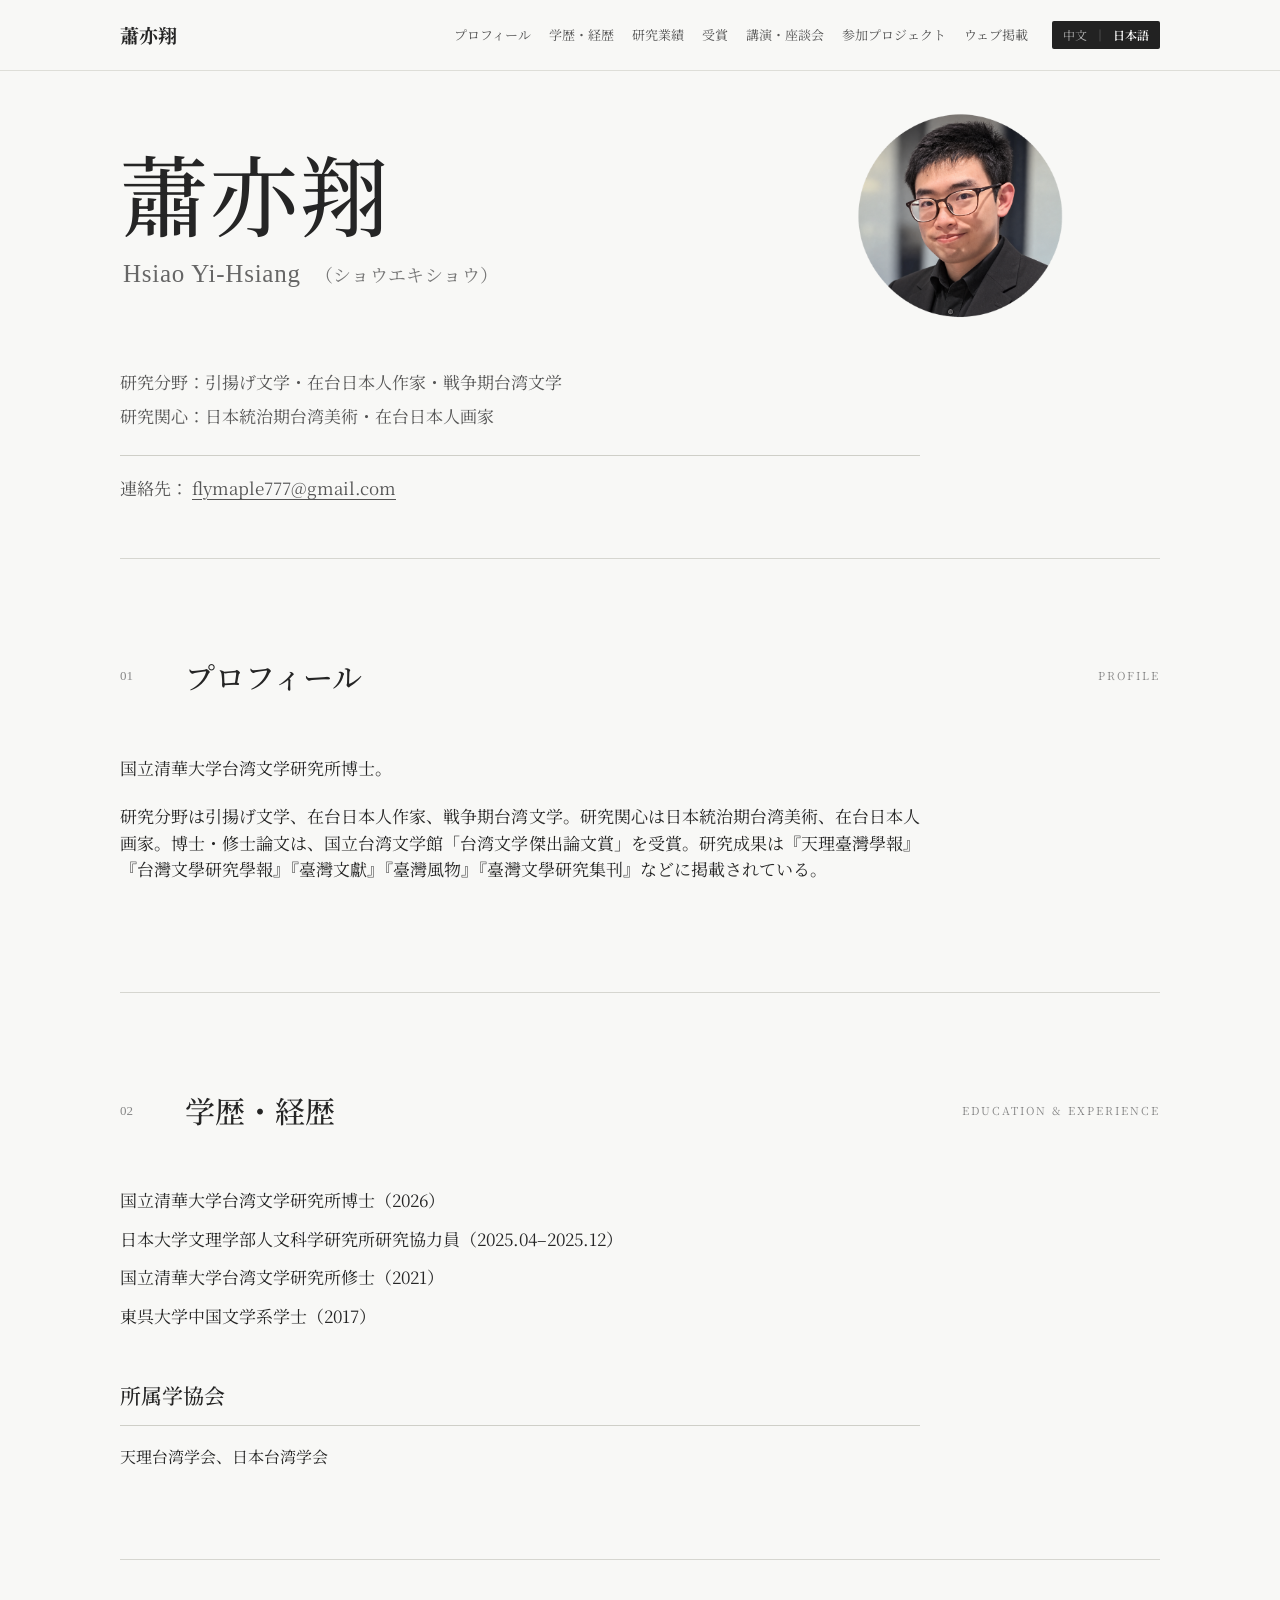
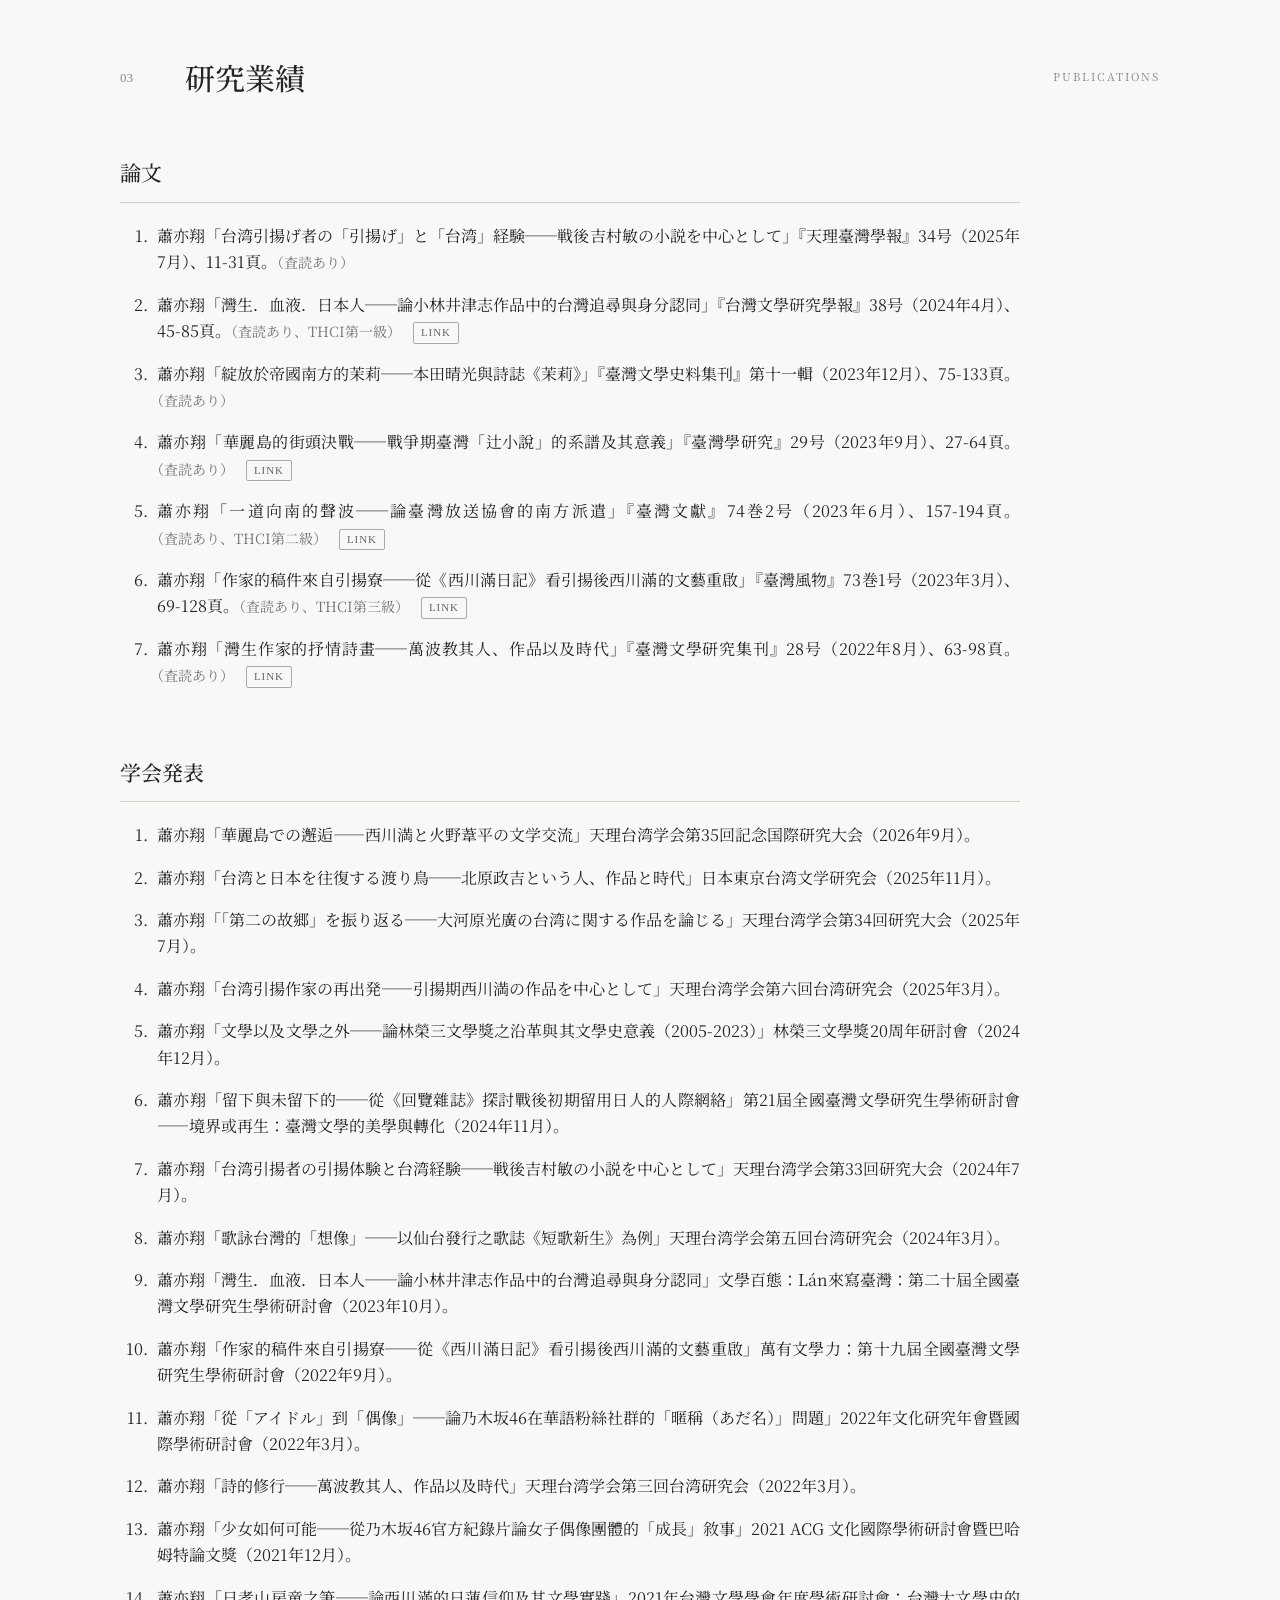
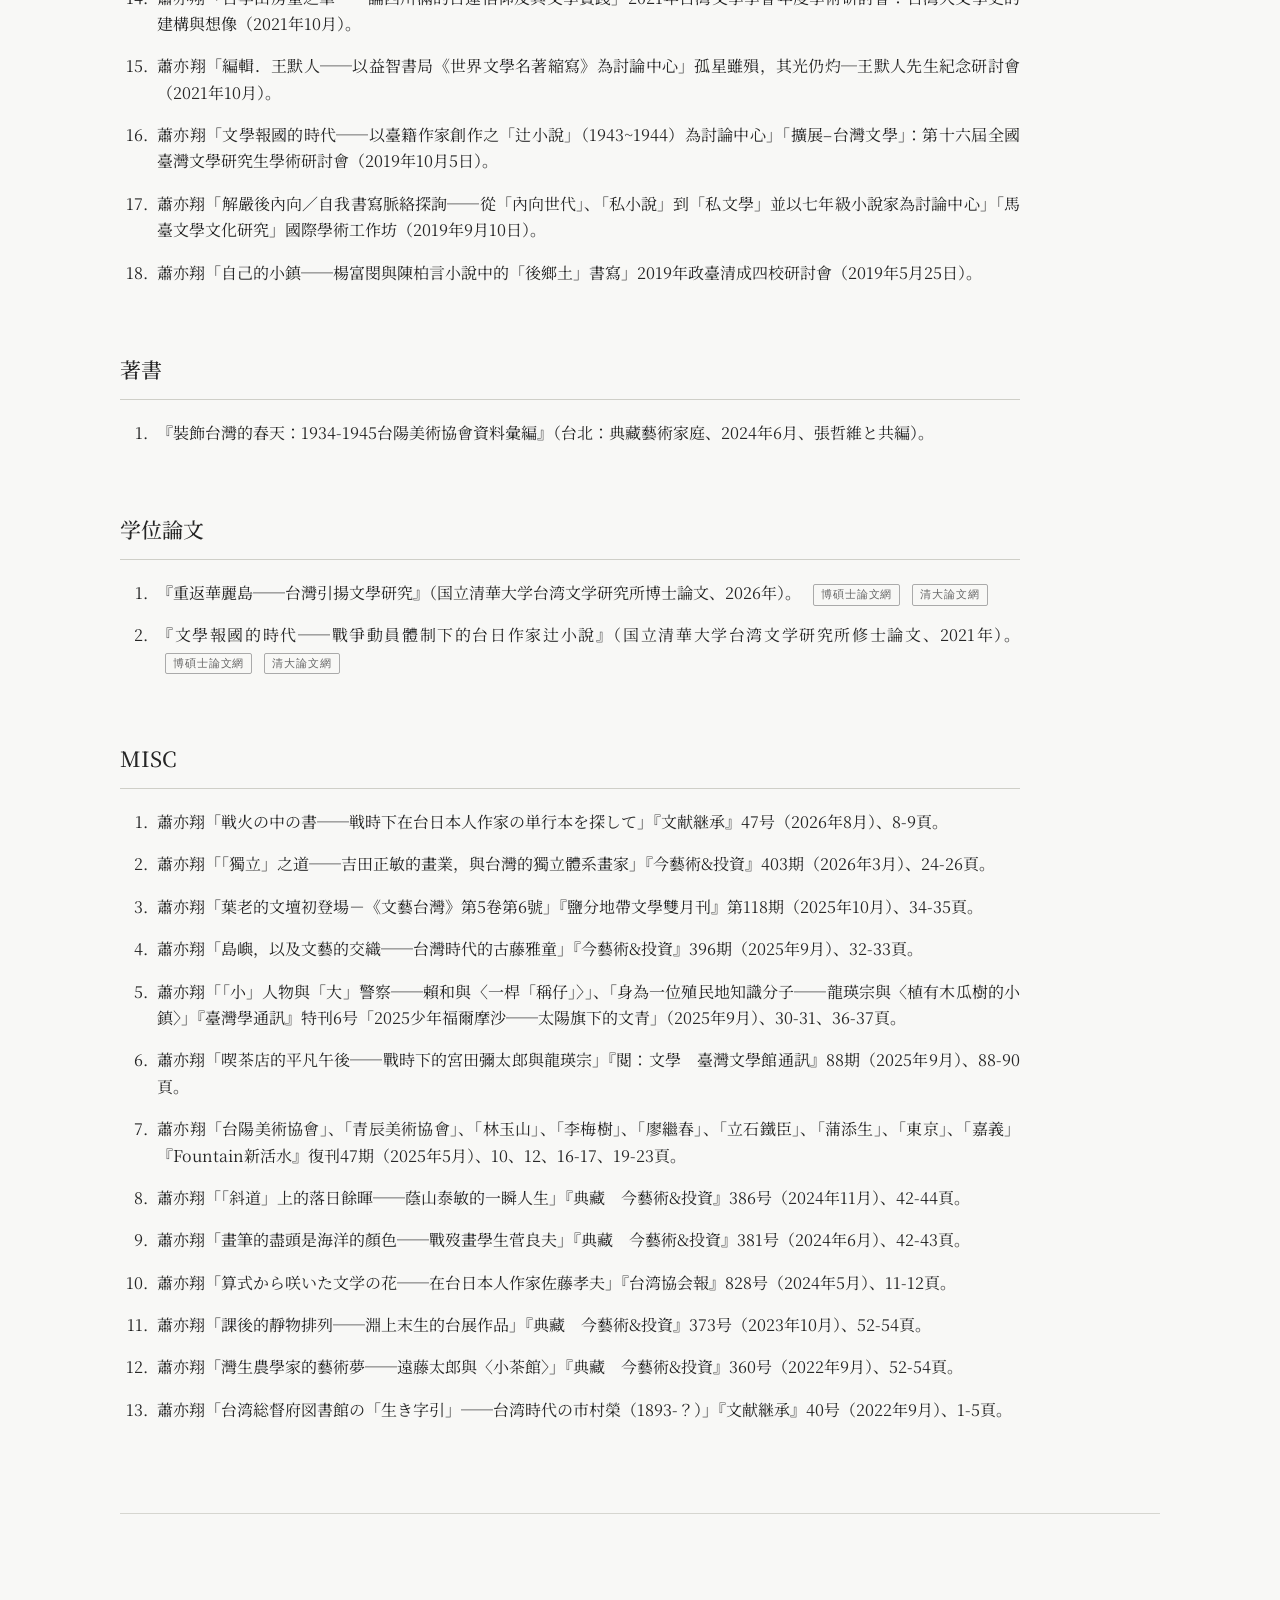
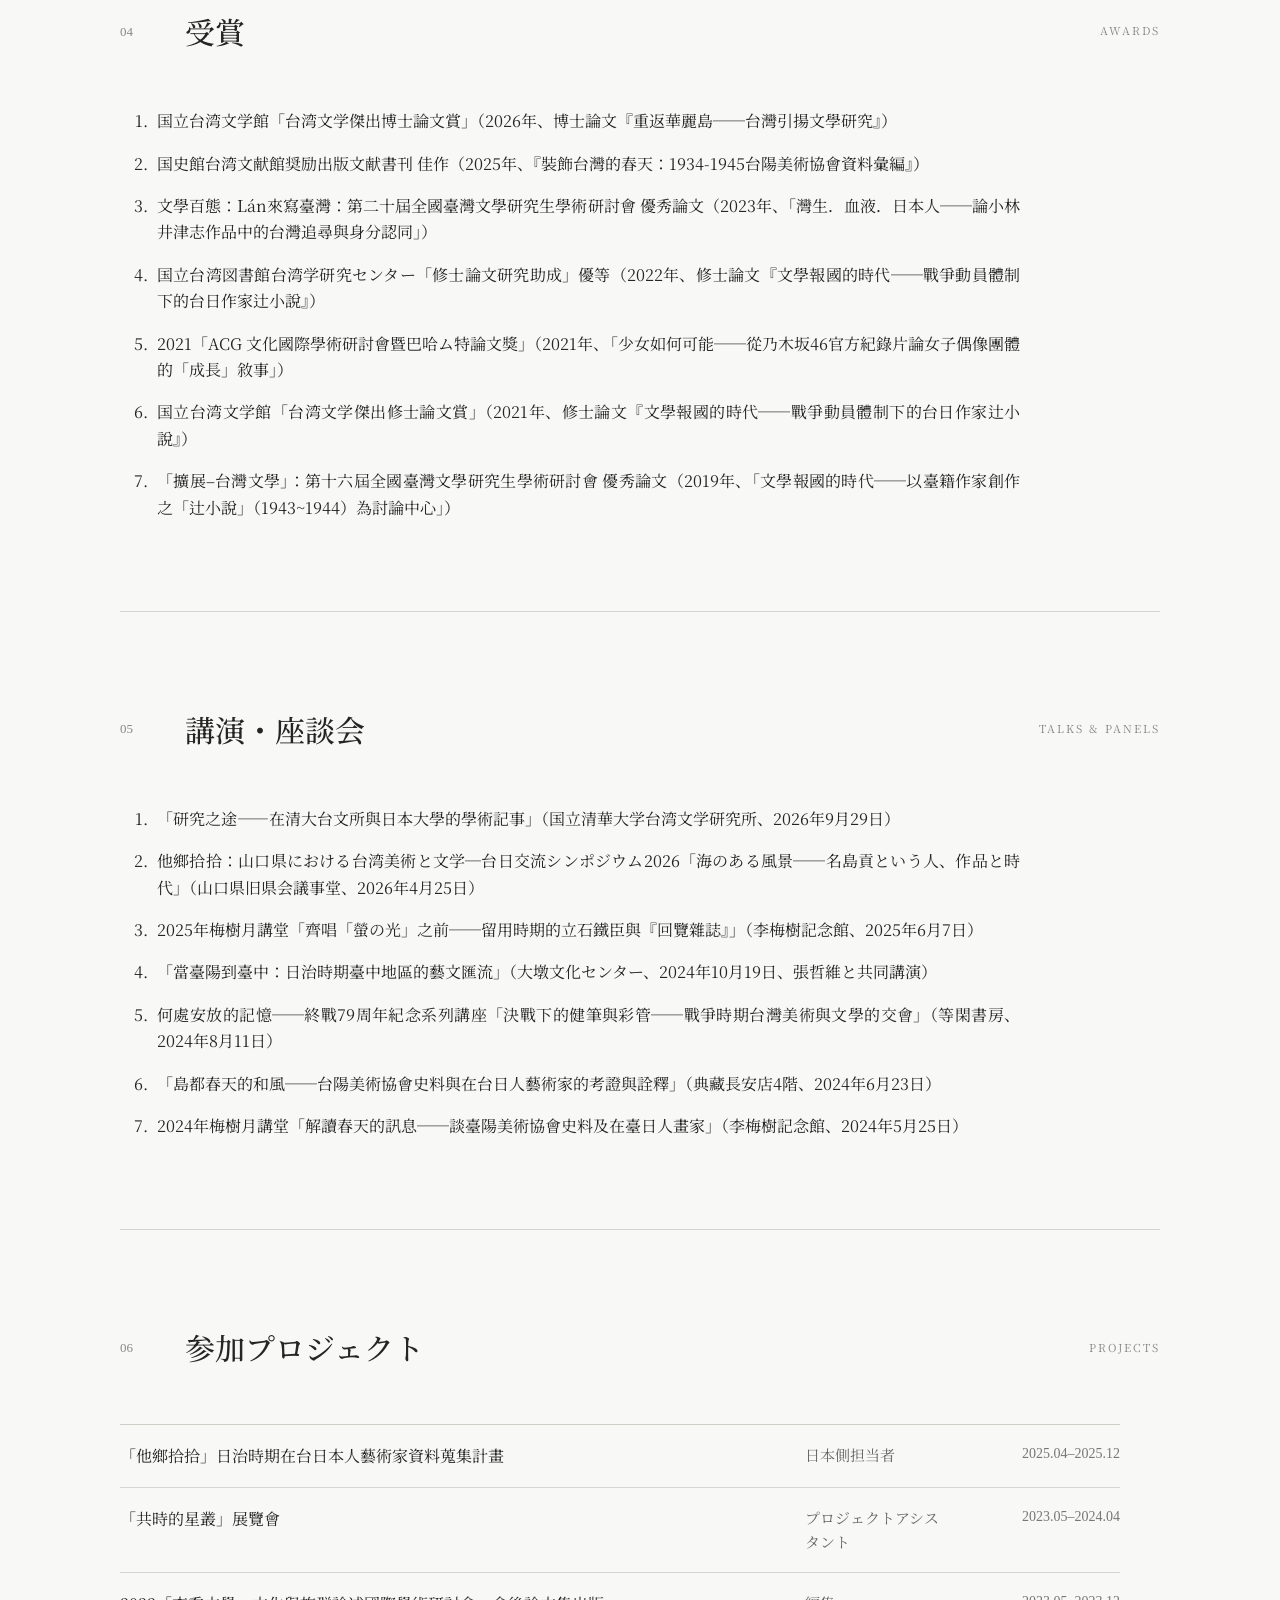
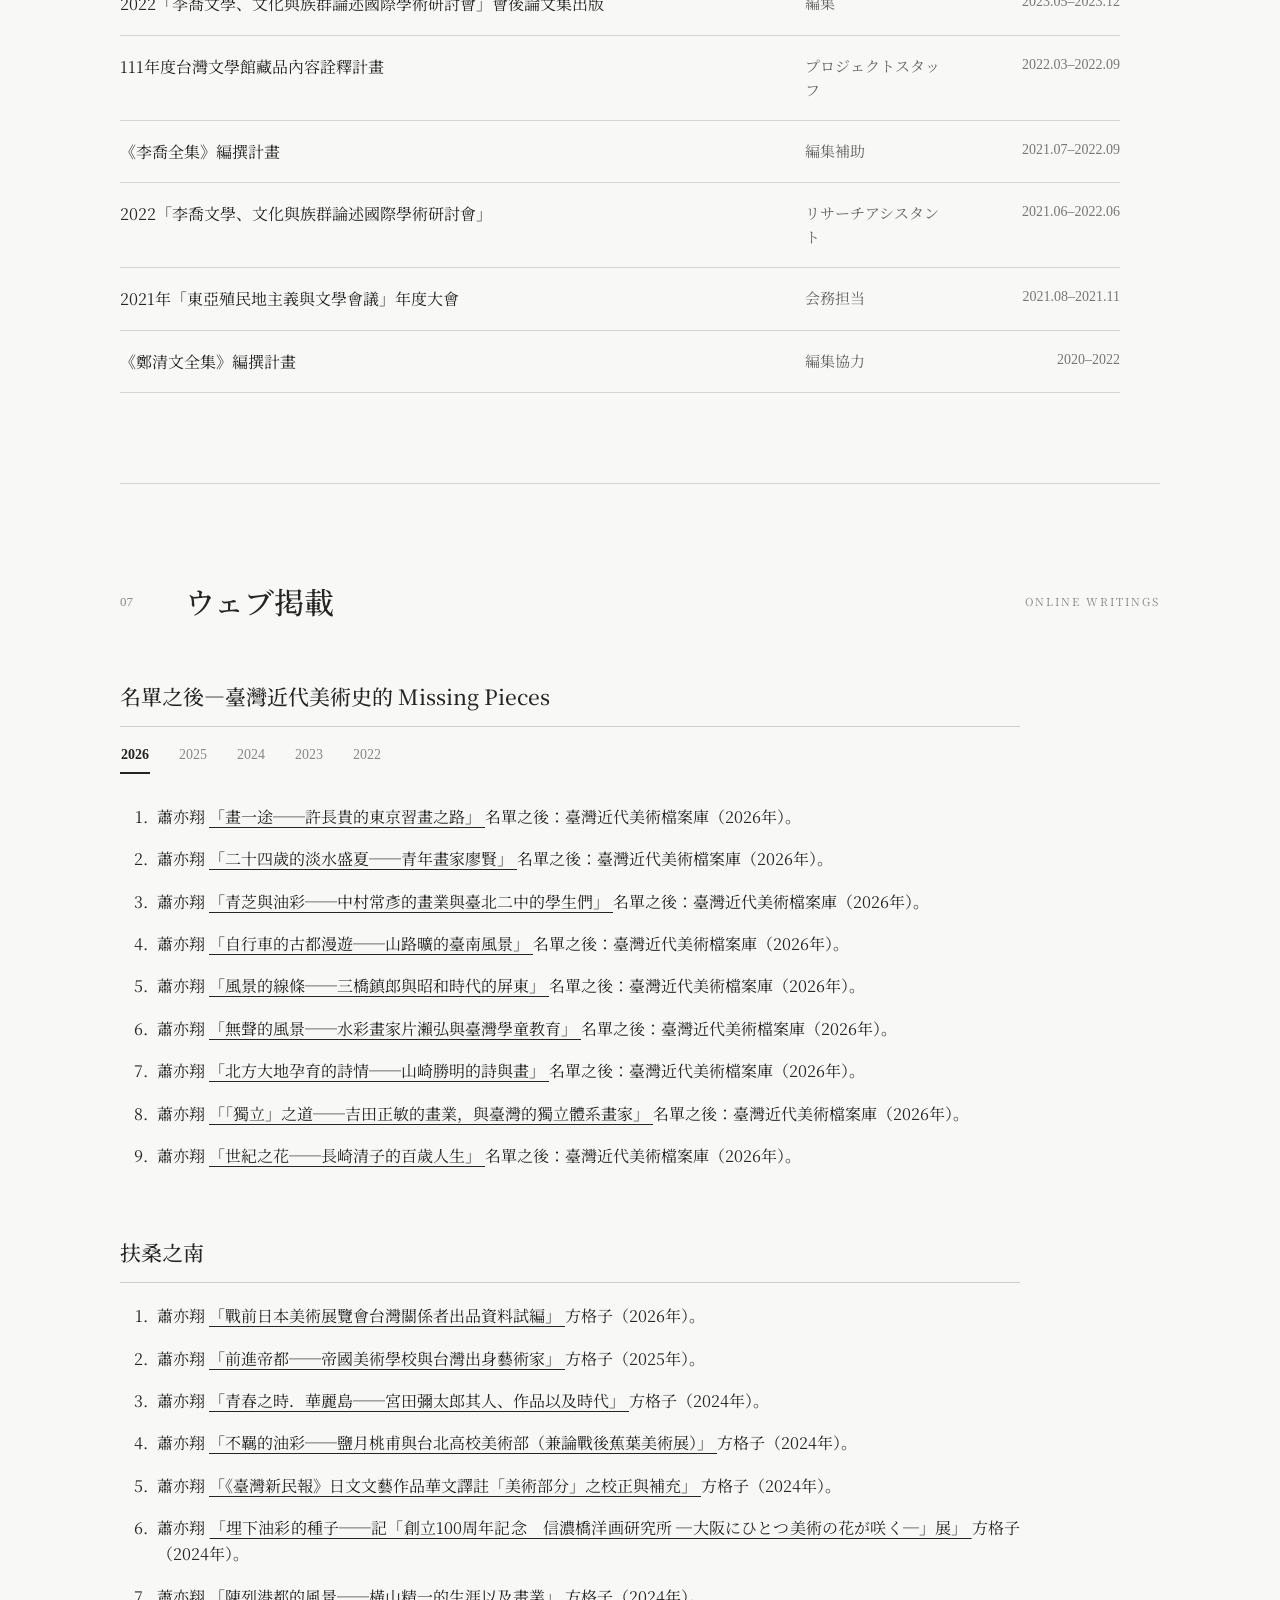
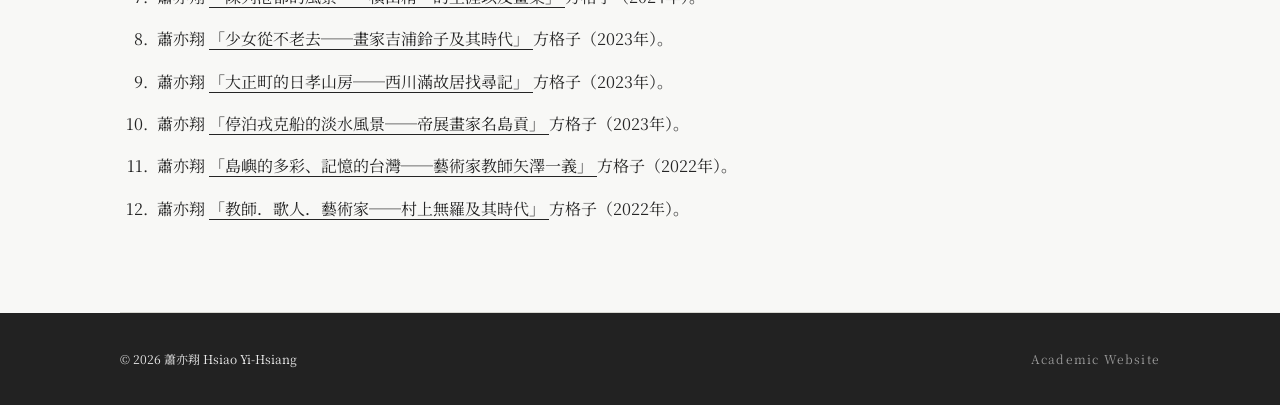
<file: ja/index.html>
<!DOCTYPE html>
<html lang="ja">

<head>
    <meta charset="UTF-8">

    <meta name="viewport"
          content="width=device-width, initial-scale=1.0">

    <title>蕭亦翔 Hsiao Yi-Hsiang｜個人学術ウェブサイト</title>

    <meta name="description"
          content="蕭亦翔（Hsiao Yi-Hsiang）の個人学術ウェブサイト。研究分野は引揚げ文学、在台日本人作家、戦争期台湾文学。研究関心は日本統治期台湾美術、在台日本人画家。">


    <!-- Google tag (gtag.js) -->
    <script async src="https://www.googletagmanager.com/gtag/js?id=G-X85E4WRVP9"></script>

    <script>
        window.dataLayer = window.dataLayer || [];

        function gtag() {
            dataLayer.push(arguments);
        }

        gtag('js', new Date());

        gtag('config', 'G-X85E4WRVP9');
    </script>


    <link rel="canonical"
          href="https://hsiaoyihsiang.github.io/ja/">

    <link rel="alternate"
          hreflang="zh-Hant"
          href="https://hsiaoyihsiang.github.io/">

    <link rel="alternate"
          hreflang="ja"
          href="https://hsiaoyihsiang.github.io/ja/">

    <link rel="alternate"
          hreflang="x-default"
          href="https://hsiaoyihsiang.github.io/">

    <link rel="preconnect"
          href="https://fonts.googleapis.com">

    <link rel="preconnect"
          href="https://fonts.gstatic.com"
          crossorigin>

    <link href="https://fonts.googleapis.com/css2?family=Noto+Serif+JP:wght@400;500;600&amp;family=Noto+Serif+TC:wght@400;500;600&amp;display=swap"
          rel="stylesheet">

    <link rel="stylesheet"
          href="../style.css">
</head>


<body>

    <header class="site-header">

        <div class="header-inner">

            <div class="site-title">
                <a href="#top">蕭亦翔</a>
            </div>


            <div class="header-actions">

                <nav class="navigation">
                    <a href="#about">プロフィール</a>
                    <a href="#education">学歴・経歴</a>
                    <a href="#publications">研究業績</a>
                    <a href="#awards">受賞</a>
                    <a href="#talks">講演・座談会</a>
                    <a href="#projects">参加プロジェクト</a>
                    <a href="#online">ウェブ掲載</a>
                </nav>


                <div class="language-switch"
                     aria-label="言語選択">

                    <a class="language-link"
                       href="/"
                       lang="zh-Hant"
                       hreflang="zh-Hant">
                        中文
                    </a>

                    <span class="language-separator">｜</span>

                    <a class="language-link active"
                       href="/ja/"
                       lang="ja"
                       hreflang="ja"
                       aria-current="page">
                        日本語
                    </a>

                </div>

            </div>

        </div>

    </header>


    <main id="top">


        <!-- トップ -->

        <section class="hero">

            <div class="hero-top">

                <div class="hero-name">

                    <h1>蕭亦翔</h1>

                    <p class="hero-name-en">
                        Hsiao Yi-Hsiang
                        <span class="hero-name-kana">
                            （ショウエキショウ）
                        </span>
                    </p>

                </div>

                <img class="hero-photo"
                     src="../profile.png"
                     alt="蕭亦翔"
                     width="220"
                     height="220"
                     loading="eager"
                     fetchpriority="high">

            </div>


            <p class="hero-description">
                研究分野：引揚げ文学・在台日本人作家・戦争期台湾文学
            </p>

            <p class="hero-interest">
                研究関心：日本統治期台湾美術・在台日本人画家
            </p>

            <div class="hero-divider"></div>

            <p class="hero-contact">
                連絡先：
                <a class="text-link"
                   href="mailto:flymaple777@gmail.com">
                    flymaple777@gmail.com
                </a>
            </p>

        </section>


        <!-- 01 プロフィール -->

        <section id="about" class="section">

            <div class="section-title">

                <span class="section-number">01</span>

                <h2>プロフィール</h2>

                <span class="section-en">PROFILE</span>

            </div>


            <div class="section-content about-content">

                <p>
                    国立清華大学台湾文学研究所博士。
                </p>

                <p class="about-text">
                    研究分野は引揚げ文学、在台日本人作家、戦争期台湾文学。研究関心は日本統治期台湾美術、在台日本人画家。博士・修士論文は、国立台湾文学館「台湾文学傑出論文賞」を受賞。研究成果は『天理臺灣學報』『台灣文學研究學報』『臺灣文獻』『臺灣風物』『臺灣文學研究集刊』などに掲載されている。
                </p>

            </div>

        </section>


        <!-- 02 学歴・経歴 -->

        <section id="education" class="section">

            <div class="section-title">

                <span class="section-number">02</span>

                <h2>学歴・経歴</h2>

                <span class="section-en">EDUCATION &amp; EXPERIENCE</span>

            </div>


            <div class="education-list">

                <p>
                    国立清華大学台湾文学研究所博士（2026）
                </p>

                <p>
                    日本大学文理学部人文科学研究所研究協力員（2025.04–2025.12）
                </p>

                <p>
                    国立清華大学台湾文学研究所修士（2021）
                </p>

                <p>
                    東呉大学中国文学系学士（2017）
                </p>

            </div>


            <div class="membership-block">

                <h3>所属学協会</h3>

                <div class="membership-list">
                    <p>天理台湾学会、日本台湾学会</p>
                </div>

            </div>

        </section>


        <!-- 03 研究業績 -->

        <section id="publications" class="section">

            <div class="section-title">

                <span class="section-number">03</span>

                <h2>研究業績</h2>

                <span class="section-en">PUBLICATIONS</span>

            </div>


            <!-- 論文 -->

            <div class="publication-category">

                <h3>論文</h3>

                <ol class="publication-list">

                    <li>
                        蕭亦翔「台湾引揚げ者の「引揚げ」と「台湾」経験──戦後吉村敏の小説を中心として」『天理臺灣學報』34号（2025年7月）、11-31頁。<span class="note">（査読あり）</span>
                    </li>

                    <li>
                        蕭亦翔「灣生．血液．日本人──論小林井津志作品中的台灣追尋與身分認同」『台灣文學研究學報』38号（2024年4月）、45-85頁。<span class="note">（査読あり、THCI第一級）</span>
                        <a class="paper-link"
                           href="https://db.nmtl.gov.tw/site6/journal?vol=38"
                           target="_blank"
                           rel="noopener noreferrer">
                            LINK
                        </a>
                    </li>

                    <li>
                        蕭亦翔「綻放於帝國南方的茉莉──本田晴光與詩誌《茉莉》」『臺灣文學史料集刊』第十一輯（2023年12月）、75-133頁。<span class="note">（査読あり）</span>
                    </li>

                    <li>
                        蕭亦翔「華麗島的街頭決戰──戰爭期臺灣「辻小說」的系譜及其意義」『臺灣學研究』29号（2023年9月）、27-64頁。<span class="note">（査読あり）</span>
                        <a class="paper-link"
                           href="https://wwwacc.ntl.edu.tw/ct.asp?xItem=88680&amp;ctNode=2218&amp;mp=5"
                           target="_blank"
                           rel="noopener noreferrer">
                            LINK
                        </a>
                    </li>

                    <li>
                        蕭亦翔「一道向南的聲波──論臺灣放送協會的南方派遣」『臺灣文獻』74巻2号（2023年6月）、157-194頁。<span class="note">（査読あり、THCI第二級）</span>
                        <a class="paper-link"
                           href="https://www.th.gov.tw/News_Content/128/4223/"
                           target="_blank"
                           rel="noopener noreferrer">
                            LINK
                        </a>
                    </li>

                    <li>
                        蕭亦翔「作家的稿件來自引揚寮──從《西川滿日記》看引揚後西川滿的文藝重啟」『臺灣風物』73巻1号（2023年3月）、69-128頁。<span class="note">（査読あり、THCI第三級）</span>
                        <a class="paper-link"
                           href="https://folkways.twcenter.org.tw/catalog_detail.jsp?vol=0073&amp;pha=1"
                           target="_blank"
                           rel="noopener noreferrer">
                            LINK
                        </a>
                    </li>

                    <li>
                        蕭亦翔「灣生作家的抒情詩畫──萬波教其人、作品以及時代」『臺灣文學研究集刊』28号（2022年8月）、63-98頁。<span class="note">（査読あり）</span>
                        <a class="paper-link"
                           href="https://gitl.ntu.edu.tw/wp-content/uploads/2023/01/LM28-3%E8%95%AD%E4%BA%A6%E7%BF%94_0105.pdf"
                           target="_blank"
                           rel="noopener noreferrer">
                            LINK
                        </a>
                    </li>

                </ol>

            </div>


            <!-- 学会発表 -->

            <div class="publication-category">

                <h3>学会発表</h3>

                <ol class="publication-list">

                    <li>
                        蕭亦翔「華麗島での邂逅――西川満と火野葦平の文学交流」天理台湾学会第35回記念国際研究大会（2026年9月）。
                    </li>

                    <li>
                        蕭亦翔「台湾と日本を往復する渡り鳥──北原政吉という人、作品と時代」日本東京台湾文学研究会（2025年11月）。
                    </li>

                    <li>
                        蕭亦翔「「第二の故郷」を振り返る──大河原光廣の台湾に関する作品を論じる」天理台湾学会第34回研究大会（2025年7月）。
                    </li>

                    <li>
                        蕭亦翔「台湾引揚作家の再出発――引揚期西川満の作品を中心として」天理台湾学会第六回台湾研究会（2025年3月）。
                    </li>

                    <li>
                        蕭亦翔「文學以及文學之外──論林榮三文學獎之沿革與其文學史意義（2005-2023）」林榮三文學獎20周年研討會（2024年12月）。
                    </li>

                    <li>
                        蕭亦翔「留下與未留下的──從《回覽雜誌》探討戰後初期留用日人的人際網絡」第21屆全國臺灣文學研究生學術研討會——境界或再生：臺灣文學的美學與轉化（2024年11月）。
                    </li>

                    <li>
                        蕭亦翔「台湾引揚者の引揚体験と台湾経験──戦後吉村敏の小説を中心として」天理台湾学会第33回研究大会（2024年7月）。
                    </li>

                    <li>
                        蕭亦翔「歌詠台灣的「想像」──以仙台發行之歌誌《短歌新生》為例」天理台湾学会第五回台湾研究会（2024年3月）。
                    </li>

                    <li>
                        蕭亦翔「灣生．血液．日本人──論小林井津志作品中的台灣追尋與身分認同」文學百態：Lán來寫臺灣：第二十屆全國臺灣文學研究生學術研討會（2023年10月）。
                    </li>

                    <li>
                        蕭亦翔「作家的稿件來自引揚寮──從《西川滿日記》看引揚後西川滿的文藝重啟」萬有文學力：第十九屆全國臺灣文學研究生學術研討會（2022年9月）。
                    </li>

                    <li>
                        蕭亦翔「從「アイドル」到「偶像」──論乃木坂46在華語粉絲社群的「暱稱（あだ名）」問題」2022年文化研究年會暨國際學術研討會（2022年3月）。
                    </li>

                    <li>
                        蕭亦翔「詩的修行──萬波教其人、作品以及時代」天理台湾学会第三回台湾研究会（2022年3月）。
                    </li>

                    <li>
                        蕭亦翔「少女如何可能──從乃木坂46官方紀錄片論女子偶像團體的「成長」敘事」2021 ACG 文化國際學術研討會暨巴哈姆特論文獎（2021年12月）。
                    </li>

                    <li>
                        蕭亦翔「日孝山房童之筆──論西川滿的日蓮信仰及其文學實踐」2021年台灣文學學會年度學術研討會：台灣大文學史的建構與想像（2021年10月）。
                    </li>

                    <li>
                        蕭亦翔「編輯．王默人──以益智書局《世界文學名著縮寫》為討論中心」孤星雖殞，其光仍灼─王默人先生紀念研討會（2021年10月）。
                    </li>

                    <li>
                        蕭亦翔「文學報國的時代──以臺籍作家創作之「辻小說」（1943~1944）為討論中心」「擴展–台灣文學」：第十六屆全國臺灣文學研究生學術研討會（2019年10月5日）。
                    </li>

                    <li>
                        蕭亦翔「解嚴後內向／自我書寫脈絡探詢──從「內向世代」、「私小說」到「私文學」並以七年級小說家為討論中心」「馬臺文學文化研究」國際學術工作坊（2019年9月10日）。
                    </li>

                    <li>
                        蕭亦翔「自己的小鎮──楊富閔與陳柏言小說中的「後鄉土」書寫」2019年政臺清成四校研討會（2019年5月25日）。
                    </li>

                </ol>

            </div>


            <!-- 著書 -->

            <div class="publication-category">

                <h3>著書</h3>

                <ol class="publication-list">

                    <li>
                        『裝飾台灣的春天：1934-1945台陽美術協會資料彙編』（台北：典藏藝術家庭、2024年6月、張哲維と共編）。
                    </li>

                </ol>

            </div>


            <!-- 学位論文 -->

            <div class="publication-category">

                <h3>学位論文</h3>

                <ol class="publication-list">

                    <li>
                        『重返華麗島──台灣引揚文學研究』（国立清華大学台湾文学研究所博士論文、2026年）。

                        <a class="paper-link"
                           href="https://hdl.handle.net/11296/5234da"
                           target="_blank"
                           rel="noopener noreferrer">
                            博碩士論文網
                        </a>

                        <a class="paper-link"
                           href="https://etd.lib.nthu.edu.tw/detail/90dbc63ce1518f2d5a84627a53587655/?seq=2"
                           target="_blank"
                           rel="noopener noreferrer">
                            清大論文網
                        </a>
                    </li>

                    <li>
                        『文學報國的時代──戰爭動員體制下的台日作家辻小說』（国立清華大学台湾文学研究所修士論文、2021年）。

                        <a class="paper-link"
                           href="https://ndltd.ncl.edu.tw/cgi-bin/gs32/gsweb.cgi/ccd=HOo_bP/record?r1=2&amp;h1=0"
                           target="_blank"
                           rel="noopener noreferrer">
                            博碩士論文網
                        </a>

                        <a class="paper-link"
                           href="https://etd.lib.nthu.edu.tw/detail/a08da430b1efe4113133e40832aeed44/?seq=1"
                           target="_blank"
                           rel="noopener noreferrer">
                            清大論文網
                        </a>
                    </li>

                </ol>

            </div>


            <!-- MISC -->

            <div class="publication-category">

                <h3>MISC</h3>

                <ol class="publication-list">

                    <li>
                        蕭亦翔「戦火の中の書──戦時下在台日本人作家の単行本を探して」『文献継承』47号（2026年8月）、8-9頁。
                    </li>

                    <li>
                        蕭亦翔「「獨立」之道──吉田正敏的畫業，與台灣的獨立體系畫家」『今藝術&amp;投資』403期（2026年3月）、24-26頁。
                    </li>

                    <li>
                        蕭亦翔「葉老的文壇初登場－《文藝台灣》第5卷第6號」『鹽分地帶文學雙月刊』第118期（2025年10月）、34-35頁。
                    </li>

                    <li>
                        蕭亦翔「島嶼，以及文藝的交織──台灣時代的古藤雅童」『今藝術&amp;投資』396期（2025年9月）、32-33頁。
                    </li>

                    <li>
                        蕭亦翔「「小」人物與「大」警察──賴和與〈一桿「稱仔」〉」、「身為一位殖民地知識分子──龍瑛宗與〈植有木瓜樹的小鎮〉」『臺灣學通訊』特刊6号「2025少年福爾摩沙──太陽旗下的文青」（2025年9月）、30-31、36-37頁。
                    </li>

                    <li>
                        蕭亦翔「喫茶店的平凡午後──戰時下的宮田彌太郎與龍瑛宗」『閱：文學　臺灣文學館通訊』88期（2025年9月）、88-90頁。
                    </li>

                    <li>
                        蕭亦翔「台陽美術協會」、「青辰美術協會」、「林玉山」、「李梅樹」、「廖繼春」、「立石鐵臣」、「蒲添生」、「東京」、「嘉義」『Fountain新活水』復刊47期（2025年5月）、10、12、16-17、19-23頁。
                    </li>

                    <li>
                        蕭亦翔「「斜道」上的落日餘暉──蔭山泰敏的一瞬人生」『典藏　今藝術&amp;投資』386号（2024年11月）、42-44頁。
                    </li>

                    <li>
                        蕭亦翔「畫筆的盡頭是海洋的顏色──戰歿畫學生菅良夫」『典藏　今藝術&amp;投資』381号（2024年6月）、42-43頁。
                    </li>

                    <li>
                        蕭亦翔「算式から咲いた文学の花──在台日本人作家佐藤孝夫」『台湾協会報』828号（2024年5月）、11-12頁。
                    </li>

                    <li>
                        蕭亦翔「課後的靜物排列──淵上末生的台展作品」『典藏　今藝術&amp;投資』373号（2023年10月）、52-54頁。
                    </li>

                    <li>
                        蕭亦翔「灣生農學家的藝術夢──遠藤太郎與〈小茶館〉」『典藏　今藝術&amp;投資』360号（2022年9月）、52-54頁。
                    </li>

                    <li>
                        蕭亦翔「台湾総督府図書館の「生き字引」──台湾時代の市村榮（1893-？）」『文献継承』40号（2022年9月）、1-5頁。
                    </li>

                </ol>

            </div>

        </section>


        <!-- 04 受賞 -->

        <section id="awards" class="section">

            <div class="section-title">

                <span class="section-number">04</span>

                <h2>受賞</h2>

                <span class="section-en">AWARDS</span>

            </div>


            <div class="simple-list">

                <ol>

                    <li>
                        国立台湾文学館「台湾文学傑出博士論文賞」（2026年、博士論文『重返華麗島──台灣引揚文學研究』）
                    </li>

                    <li>
                        国史館台湾文献館奨励出版文献書刊 佳作（2025年、『裝飾台灣的春天：1934-1945台陽美術協會資料彙編』）
                    </li>

                    <li>
                        文學百態：Lán來寫臺灣：第二十屆全國臺灣文學研究生學術研討會 優秀論文（2023年、「灣生．血液．日本人──論小林井津志作品中的台灣追尋與身分認同」）
                    </li>

                    <li>
                        国立台湾図書館台湾学研究センター「修士論文研究助成」優等（2022年、修士論文『文學報國的時代──戰爭動員體制下的台日作家辻小說』）
                    </li>

                    <li>
                        2021「ACG 文化國際學術研討會暨巴哈ム特論文獎」（2021年、「少女如何可能──從乃木坂46官方紀錄片論女子偶像團體的「成長」敘事」）
                    </li>

                    <li>
                        国立台湾文学館「台湾文学傑出修士論文賞」（2021年、修士論文『文學報國的時代──戰爭動員體制下的台日作家辻小說』）
                    </li>

                    <li>
                        「擴展–台灣文學」：第十六屆全國臺灣文學研究生學術研討會 優秀論文（2019年、「文學報國的時代──以臺籍作家創作之「辻小說」（1943~1944）為討論中心」）
                    </li>

                </ol>

            </div>

        </section>


        <!-- 05 講演・座談会 -->

        <section id="talks" class="section">

            <div class="section-title">

                <span class="section-number">05</span>

                <h2>講演・座談会</h2>

                <span class="section-en">TALKS &amp; PANELS</span>

            </div>


            <div class="talk-list">

                <ol>

                    <li>
                        「研究之途——在清大台文所與日本大學的學術記事」（国立清華大学台湾文学研究所、2026年9月29日）
                    </li>

                    <li>
                        他鄉拾拾：山口県における台湾美術と文学─台日交流シンポジウム2026「海のある風景──名島貢という人、作品と時代」（山口県旧県会議事堂、2026年4月25日）
                    </li>

                    <li>
                        2025年梅樹月講堂「齊唱「螢の光」之前──留用時期的立石鐵臣與『回覽雜誌』」（李梅樹記念館、2025年6月7日）
                    </li>

                    <li>
                        「當臺陽到臺中：日治時期臺中地區的藝文匯流」（大墩文化センター、2024年10月19日、張哲維と共同講演）
                    </li>

                    <li>
                        何處安放的記憶──終戰79周年紀念系列講座「決戰下的健筆與彩管──戰爭時期台灣美術與文學的交會」（等閑書房、2024年8月11日）
                    </li>

                    <li>
                        「島都春天的和風──台陽美術協會史料與在台日人藝術家的考證與詮釋」（典藏長安店4階、2024年6月23日）
                    </li>

                    <li>
                        2024年梅樹月講堂「解讀春天的訊息──談臺陽美術協會史料及在臺日人畫家」（李梅樹記念館、2024年5月25日）
                    </li>

                </ol>

            </div>

        </section>


        <!-- 06 参加プロジェクト -->

        <section id="projects" class="section">

            <div class="section-title">

                <span class="section-number">06</span>

                <h2>参加プロジェクト</h2>

                <span class="section-en">PROJECTS</span>

            </div>


            <div class="project-list">

                <div class="project-item">

                    <div class="project-name">
                        「他鄉拾拾」日治時期在台日本人藝術家資料蒐集計畫
                    </div>

                    <div class="project-role">
                        日本側担当者
                    </div>

                    <div class="project-date">
                        2025.04–2025.12
                    </div>

                </div>


                <div class="project-item">

                    <div class="project-name">
                        「共時的星叢」展覽會
                    </div>

                    <div class="project-role">
                        プロジェクトアシスタント
                    </div>

                    <div class="project-date">
                        2023.05–2024.04
                    </div>

                </div>


                <div class="project-item">

                    <div class="project-name">
                        2022「李喬文學、文化與族群論述國際學術研討會」會後論文集出版
                    </div>

                    <div class="project-role">
                        編集
                    </div>

                    <div class="project-date">
                        2023.05–2023.12
                    </div>

                </div>


                <div class="project-item">

                    <div class="project-name">
                        111年度台灣文學館藏品內容詮釋計畫
                    </div>

                    <div class="project-role">
                        プロジェクトスタッフ
                    </div>

                    <div class="project-date">
                        2022.03–2022.09
                    </div>

                </div>


                <div class="project-item">

                    <div class="project-name">
                        《李喬全集》編撰計畫
                    </div>

                    <div class="project-role">
                        編集補助
                    </div>

                    <div class="project-date">
                        2021.07–2022.09
                    </div>

                </div>


                <div class="project-item">

                    <div class="project-name">
                        2022「李喬文學、文化與族群論述國際學術研討會」
                    </div>

                    <div class="project-role">
                        リサーチアシスタント
                    </div>

                    <div class="project-date">
                        2021.06–2022.06
                    </div>

                </div>


                <div class="project-item">

                    <div class="project-name">
                        2021年「東亞殖民地主義與文學會議」年度大會
                    </div>

                    <div class="project-role">
                        会務担当
                    </div>

                    <div class="project-date">
                        2021.08–2021.11
                    </div>

                </div>


                <div class="project-item">

                    <div class="project-name">
                        《鄭清文全集》編撰計畫
                    </div>

                    <div class="project-role">
                        編集協力
                    </div>

                    <div class="project-date">
                        2020–2022
                    </div>

                </div>

            </div>

        </section>


        <!-- 07 ウェブ掲載 -->

        <section id="online" class="section">

            <div class="section-title">

                <span class="section-number">07</span>

                <h2>ウェブ掲載</h2>

                <span class="section-en">ONLINE WRITINGS</span>

            </div>


            <!-- 名單之後 -->

            <div class="publication-category year-publication">

                <h3>名單之後—臺灣近代美術史的 Missing Pieces</h3>


                <div class="year-tabs"
                     role="tablist"
                     aria-label="名單之後掲載年">

                    <button class="year-tab active"
                            type="button"
                            role="tab"
                            aria-selected="true"
                            aria-controls="mp-2026"
                            data-year="2026">
                        2026
                    </button>

                    <button class="year-tab"
                            type="button"
                            role="tab"
                            aria-selected="false"
                            aria-controls="mp-2025"
                            data-year="2025">
                        2025
                    </button>

                    <button class="year-tab"
                            type="button"
                            role="tab"
                            aria-selected="false"
                            aria-controls="mp-2024"
                            data-year="2024">
                        2024
                    </button>

                    <button class="year-tab"
                            type="button"
                            role="tab"
                            aria-selected="false"
                            aria-controls="mp-2023"
                            data-year="2023">
                        2023
                    </button>

                    <button class="year-tab"
                            type="button"
                            role="tab"
                            aria-selected="false"
                            aria-controls="mp-2022"
                            data-year="2022">
                        2022
                    </button>

                </div>


                <!-- 2026 -->

                <div class="year-panel"
                     id="mp-2026"
                     role="tabpanel"
                     data-year="2026">

                    <ol class="publication-list">

                        <li>
                            蕭亦翔
                            <a class="text-link"
                               href="https://taifuten.com/story/%e3%80%90%e5%90%8d%e5%96%ae%e4%b9%8b%e5%be%8c%e3%80%91%e7%95%ab%e4%b8%80%e9%80%94%e2%94%80%e2%94%80%e8%a8%b1%e9%95%b7%e8%b2%b4%e7%9a%84%e6%9d%b1%e4%ba%ac%e7%bf%92%e7%95%ab%e4%b9%8b%e8%b7%af/"
                               target="_blank"
                               rel="noopener noreferrer">
                                「畫一途──許長貴的東京習畫之路」
                            </a>
                            名單之後：臺灣近代美術檔案庫（2026年）。
                        </li>

                        <li>
                            蕭亦翔
                            <a class="text-link"
                               href="https://taifuten.com/story/【名單之後】二十四歲的淡水盛夏──青年畫家廖/"
                               target="_blank"
                               rel="noopener noreferrer">
                                「二十四歲的淡水盛夏──青年畫家廖賢」
                            </a>
                            名單之後：臺灣近代美術檔案庫（2026年）。
                        </li>

                        <li>
                            蕭亦翔
                            <a class="text-link"
                               href="https://taifuten.com/story/【名單之後】青芝與油彩──中村常彥的畫業與臺/"
                               target="_blank"
                               rel="noopener noreferrer">
                                「青芝與油彩──中村常彥的畫業與臺北二中的學生們」
                            </a>
                            名單之後：臺灣近代美術檔案庫（2026年）。
                        </li>

                        <li>
                            蕭亦翔
                            <a class="text-link"
                               href="https://taifuten.com/story/【名單之後】自行車的古都漫遊──山路曠的臺南/"
                               target="_blank"
                               rel="noopener noreferrer">
                                「自行車的古都漫遊──山路曠的臺南風景」
                            </a>
                            名單之後：臺灣近代美術檔案庫（2026年）。
                        </li>

                        <li>
                            蕭亦翔
                            <a class="text-link"
                               href="https://taifuten.com/story/【名單之後】風景的線條──三橋鎮郎與昭和時代/"
                               target="_blank"
                               rel="noopener noreferrer">
                                「風景的線條──三橋鎮郎與昭和時代的屏東」
                            </a>
                            名單之後：臺灣近代美術檔案庫（2026年）。
                        </li>

                        <li>
                            蕭亦翔
                            <a class="text-link"
                               href="https://taifuten.com/story/【名單之後】無聲的風景──水彩畫家片瀨弘與臺/"
                               target="_blank"
                               rel="noopener noreferrer">
                                「無聲的風景──水彩畫家片瀨弘與臺灣學童教育」
                            </a>
                            名單之後：臺灣近代美術檔案庫（2026年）。
                        </li>

                        <li>
                            蕭亦翔
                            <a class="text-link"
                               href="https://taifuten.com/story/【名單之後】北方大地孕育的詩情──山崎勝明的/"
                               target="_blank"
                               rel="noopener noreferrer">
                                「北方大地孕育的詩情──山崎勝明的詩與畫」
                            </a>
                            名單之後：臺灣近代美術檔案庫（2026年）。
                        </li>

                        <li>
                            蕭亦翔
                            <a class="text-link"
                               href="https://taifuten.com/story/【名單之後】「獨立」之道──吉田正敏的畫業，/"
                               target="_blank"
                               rel="noopener noreferrer">
                                「「獨立」之道──吉田正敏的畫業，與臺灣的獨立體系畫家」
                            </a>
                            名單之後：臺灣近代美術檔案庫（2026年）。
                        </li>

                        <li>
                            蕭亦翔
                            <a class="text-link"
                               href="https://taifuten.com/story/【名單之後】世紀之花──長崎清子的百歲人生/"
                               target="_blank"
                               rel="noopener noreferrer">
                                「世紀之花──長崎清子的百歲人生」
                            </a>
                            名單之後：臺灣近代美術檔案庫（2026年）。
                        </li>

                    </ol>

                </div>


                <!-- 2025 -->

                <div class="year-panel"
                     id="mp-2025"
                     role="tabpanel"
                     data-year="2025"
                     hidden>

                    <ol class="publication-list">

                        <li>
                            蕭亦翔
                            <a class="text-link"
                               href="https://taifuten.com/story/【名單之後】以史料編織起的兩個名字──玉岡久/"
                               target="_blank"
                               rel="noopener noreferrer">
                                「以史料編織起的兩個名字──玉岡久肪與王沼臺」
                            </a>
                            名單之後：臺灣近代美術檔案庫（2025年）。
                        </li>

                        <li>
                            蕭亦翔
                            <a class="text-link"
                               href="https://taifuten.com/story/【名單之後】百年留影──寫真帖中的殿村愛子、/"
                               target="_blank"
                               rel="noopener noreferrer">
                                「百年留影──寫真帖中殿村愛子、舞蹈以及她的繪畫」
                            </a>
                            名單之後：臺灣近代美術檔案庫（2025年）。
                        </li>

                        <li>
                            蕭亦翔
                            <a class="text-link"
                               href="https://taifuten.com/story/【名單之後】邁向未完成的道路──白山公男對於/"
                               target="_blank"
                               rel="noopener noreferrer">
                                「邁向未完成的道路──白山公男對於藝術與教育的追尋」
                            </a>
                            名單之後：臺灣近代美術檔案庫（2025年）。
                        </li>

                        <li>
                            蕭亦翔
                            <a class="text-link"
                               href="https://taifuten.com/story/【名單之後】植物的姿態──從臺中、臺北到東京/"
                               target="_blank"
                               rel="noopener noreferrer">
                                「植物的姿態──從臺中、臺北到東京的古瀨虎麓」
                            </a>
                            名單之後：臺灣近代美術檔案庫（2025年）。
                        </li>

                        <li>
                            蕭亦翔
                            <a class="text-link"
                               href="https://taifuten.com/story/【名單之後】島嶼，以及文藝的交織──臺灣時代/"
                               target="_blank"
                               rel="noopener noreferrer">
                                「島嶼，以及文藝的交織──臺灣時代的古藤雅童」
                            </a>
                            名單之後：臺灣近代美術檔案庫（2025年）。
                        </li>

                        <li>
                            蕭亦翔
                            <a class="text-link"
                               href="https://taifuten.com/story/【名單之後】幻影之人──染浦三郎的三個人生片/"
                               target="_blank"
                               rel="noopener noreferrer">
                                「幻影之人──染浦三郎的三個人生片段」
                            </a>
                            名單之後：臺灣近代美術檔案庫（2025年）。
                        </li>

                        <li>
                            蕭亦翔
                            <a class="text-link"
                               href="https://taifuten.com/story/【名單之後】百花綻放的少女時代──濱武蓉子筆/"
                               target="_blank"
                               rel="noopener noreferrer">
                                「百花綻放的少女時代──濱武蓉子筆下的花卉」
                            </a>
                            名單之後：臺灣近代美術檔案庫（2025年）。
                        </li>

                        <li>
                            蕭亦翔
                            <a class="text-link"
                               href="https://taifuten.com/story/【名單之後】蘊含童心的油彩──幼教老師後藤登/"
                               target="_blank"
                               rel="noopener noreferrer">
                                「蘊含童心的油彩──幼教老師後藤登美子的西洋畫」
                            </a>
                            名單之後：臺灣近代美術檔案庫（2025年）。
                        </li>

                        <li>
                            蕭亦翔
                            <a class="text-link"
                               href="https://taifuten.com/story/【名單之後】群山墨色──加藤紫軒與1930年代臺灣/"
                               target="_blank"
                               rel="noopener noreferrer">
                                「群山墨色──加藤紫軒與1930年代臺灣的東洋畫壇」
                            </a>
                            名單之後：臺灣近代美術檔案庫（2025年）。
                        </li>

                    </ol>

                </div>


                <!-- 2024 -->

                <div class="year-panel"
                     id="mp-2024"
                     role="tabpanel"
                     data-year="2024"
                     hidden>

                    <ol class="publication-list">

                        <li>
                            蕭亦翔
                            <a class="text-link"
                               href="https://taifuten.com/story/【名單之後】夢想與新綠之島──吉見庄助的臺灣/"
                               target="_blank"
                               rel="noopener noreferrer">
                                「夢想與新綠之島──吉見庄助的臺灣足跡」
                            </a>
                            名單之後：臺灣近代美術檔案庫（2024年）。
                        </li>

                        <li>
                            蕭亦翔
                            <a class="text-link"
                               href="https://taifuten.com/story/【名單之後】速寫下南國風景的恬靜──東洋畫家/"
                               target="_blank"
                               rel="noopener noreferrer">
                                「速寫下南國風景的恬靜──東洋畫家萩谷秋琴」
                            </a>
                            名單之後：臺灣近代美術檔案庫（2024年）。
                        </li>

                        <li>
                            蕭亦翔
                            <a class="text-link"
                               href="https://taifuten.com/story/【名單之後】〈斜道〉上的落日餘暉──蔭山泰敏/"
                               target="_blank"
                               rel="noopener noreferrer">
                                「〈斜道〉上的落日餘暉──蔭山泰敏的一瞬人生」
                            </a>
                            名單之後：臺灣近代美術檔案庫（2024年）。
                        </li>

                        <li>
                            蕭亦翔
                            <a class="text-link"
                               href="https://taifuten.com/story/【名單之後】武者繪大師的年少時刻──塚本外茂/"
                               target="_blank"
                               rel="noopener noreferrer">
                                「武者繪大師的年少時刻──塚本外茂與他的兩位老師」
                            </a>
                            名單之後：臺灣近代美術檔案庫（2024年）。
                        </li>

                        <li>
                            蕭亦翔
                            <a class="text-link"
                               href="https://taifuten.com/story/【名單之後】「在貧困中全力以赴，年輕之時」─/"
                               target="_blank"
                               rel="noopener noreferrer">
                                「「在貧困中全力以赴，年輕之時」──大磐玲子的畫業」
                            </a>
                            名單之後：臺灣近代美術檔案庫（2024年）。
                        </li>

                        <li>
                            蕭亦翔
                            <a class="text-link"
                               href="https://taifuten.com/story/【名單之後】畫筆的盡頭是海洋的顏色──戰歿畫/"
                               target="_blank"
                               rel="noopener noreferrer">
                                「畫筆的盡頭是海洋的顏色──戰歿畫學生菅良夫」
                            </a>
                            名單之後：臺灣近代美術檔案庫（2024年）。
                        </li>

                        <li>
                            蕭亦翔
                            <a class="text-link"
                               href="https://taifuten.com/story/%E3%80%90%E5%90%8D%E5%96%AE%E4%B9%8B%E5%BE%8C%E3%80%91%E7%8D%A8%E8%87%AA%E7%B6%BB%E6%94%BE%E7%9A%84%E3%80%88%E7%8E%AB%E7%91%B0%E3%80%89%E2%94%80%E2%94%80%E6%88%B0%E6%AD%BF%E7%95%AB%E5%AD%B8%E7%94%9F/"
                               target="_blank"
                               rel="noopener noreferrer">
                                「獨自綻放的〈玫瑰〉──戰歿畫學生森田能成」
                            </a>
                            名單之後：臺灣近代美術檔案庫（2024年）。
                        </li>

                        <li>
                            蕭亦翔
                            <a class="text-link"
                               href="https://taifuten.com/story/【名單之後】枝葉中的南方詩情──西川和子的繪/"
                               target="_blank"
                               rel="noopener noreferrer">
                                「枝葉中的南方詩情──西川和子的繪畫生涯」
                            </a>
                            名單之後：臺灣近代美術檔案庫（2024年）。
                        </li>

                        <li>
                            蕭亦翔
                            <a class="text-link"
                               href="https://taifuten.com/story/【名單之後】體育、教育與美術的交會之處──教/"
                               target="_blank"
                               rel="noopener noreferrer">
                                「體育、教育與美術的交會之處──教師畫家佐伯信夫」
                            </a>
                            名單之後：臺灣近代美術檔案庫（2024年）。
                        </li>

                        <li>
                            蕭亦翔
                            <a class="text-link"
                               href="https://taifuten.com/story/【名單之後】課後的靜物排列──淵上末生的臺展"
                               target="_blank"
                               rel="noopener noreferrer">
                                「課後的靜物排列──淵上末生的臺展作品」
                            </a>
                            名單之後：臺灣近代美術檔案庫（2024年）。
                        </li>

                        <li>
                            蕭亦翔
                            <a class="text-link"
                               href="https://taifuten.com/story/【名單之後】從詩畫中誕生的教育者──後藤大治"
                               target="_blank"
                               rel="noopener noreferrer">
                                「從詩畫中誕生的教育者──後藤大治的繪畫之路」
                            </a>
                            名單之後：臺灣近代美術檔案庫（2024年）。
                        </li>

                    </ol>

                </div>


                <!-- 2023 -->

                <div class="year-panel"
                     id="mp-2023"
                     role="tabpanel"
                     data-year="2023"
                     hidden>

                    <ol class="publication-list">

                        <li>
                            蕭亦翔
                            <a class="text-link"
                               href="https://taifuten.com/story/【名單之後】跨越海洋的一筆芳蘭──吉野正明與/"
                               target="_blank"
                               rel="noopener noreferrer">
                                「跨越海洋的一筆芳蘭──吉野正明與臺灣」
                            </a>
                            名單之後：臺灣近代美術檔案庫（2023年）。
                        </li>

                        <li>
                            蕭亦翔
                            <a class="text-link"
                               href="https://taifuten.com/story/%E3%80%90%E5%90%8D%E5%96%AE%E4%B9%8B%E5%BE%8C%E3%80%91%E6%8A%92%E6%83%85%E8%A9%A9%E4%BA%BA%E7%9A%84%E7%95%AB%E7%AD%86%E2%94%80%E2%94%80%E8%90%AC%E6%B3%A2%E6%95%99%E8%88%87%E3%80%88%E5%B0%91%E5%A5%B3/"
                               target="_blank"
                               rel="noopener noreferrer">
                                「抒情詩人的畫筆──萬波教與〈少女〉」
                            </a>
                            名單之後：臺灣近代美術檔案庫（2023年）。
                        </li>

                        <li>
                            蕭亦翔
                            <a class="text-link"
                               href="https://taifuten.com/story/【名單之後】高梨勝瀞──一位「灣通」畫家的臺/"
                               target="_blank"
                               rel="noopener noreferrer">
                                「高梨勝瀞──一位「灣通」畫家的臺灣風景」
                            </a>
                            名單之後：臺灣近代美術檔案庫（2023年）。
                        </li>

                        <li>
                            蕭亦翔
                            <a class="text-link"
                               href="https://taifuten.com/story/【名單之後】畫出島嶼的異彩──丸山福太眼中的/"
                               target="_blank"
                               rel="noopener noreferrer">
                                「畫出島嶼的異彩──丸山福太眼中的臺灣四季」
                            </a>
                            名單之後：臺灣近代美術檔案庫（2023年）。
                        </li>

                        <li>
                            蕭亦翔
                            <a class="text-link"
                               href="https://taifuten.com/story/【名單之後】藝術之眼．體育之心──船曳實雄的/"
                               target="_blank"
                               rel="noopener noreferrer">
                                「藝術之眼．體育之心──船曳實雄的繪畫之路」
                            </a>
                            名單之後：臺灣近代美術檔案庫（2023年）。
                        </li>

                        <li>
                            蕭亦翔
                            <a class="text-link"
                               href="https://taifuten.com/story/【名單之後】穿梭「工場」與「戰場」的畫家──/"
                               target="_blank"
                               rel="noopener noreferrer">
                                「穿梭「工場」與「戰場」之間──塚本芳章與他的府展東洋畫」
                            </a>
                            名單之後：臺灣近代美術檔案庫（2023年）。
                        </li>

                    </ol>

                </div>


                <!-- 2022 -->

                <div class="year-panel"
                     id="mp-2022"
                     role="tabpanel"
                     data-year="2022"
                     hidden>

                    <ol class="publication-list">

                        <li>
                            蕭亦翔
                            <a class="text-link"
                               href="https://taifuten.com/story/【名單之後】灣生農學家的藝術夢──遠藤太郎與/"
                               target="_blank"
                               rel="noopener noreferrer">
                                「灣生農學家的藝術夢──遠藤太郎與〈小茶館〉」
                            </a>
                            名單之後：臺灣近代美術檔案庫（2022年）。
                        </li>

                        <li>
                            蕭亦翔
                            <a class="text-link"
                               href="https://taifuten.com/story/【名單之後】一棵深埋於南洋的榕樹種子──折翼/"
                               target="_blank"
                               rel="noopener noreferrer">
                                「一棵深埋於南洋的榕樹種子──折翼畫家大河原光好」
                            </a>
                            名單之後：臺灣近代美術檔案庫（2022年）。
                        </li>

                    </ol>

                </div>

            </div>


            <!-- 扶桑之南 -->

            <div class="publication-category">

                <h3>扶桑之南</h3>

                <ol class="publication-list">

                    <li>
                        蕭亦翔
                        <a class="text-link"
                           href="https://vocus.cc/article/6a8cdfc2fd89780001faaa9"
                           target="_blank"
                           rel="noopener noreferrer">
                            「戰前日本美術展覽會台灣關係者出品資料試編」
                        </a>
                        方格子（2026年）。
                    </li>

                    <li>
                        蕭亦翔
                        <a class="text-link"
                           href="https://vocus.cc/article/688ec2b9fd89780001d5174f"
                           target="_blank"
                           rel="noopener noreferrer">
                            「前進帝都──帝國美術學校與台灣出身藝術家」
                        </a>
                        方格子（2025年）。
                    </li>

                    <li>
                        蕭亦翔
                        <a class="text-link"
                           href="https://vocus.cc/article/6757b21dfd89780001aee67c"
                           target="_blank"
                           rel="noopener noreferrer">
                            「青春之時．華麗島──宮田彌太郎其人、作品以及時代」
                        </a>
                        方格子（2024年）。
                    </li>

                    <li>
                        蕭亦翔
                        <a class="text-link"
                           href="https://vocus.cc/article/673c4eccfd89780001e3a441"
                           target="_blank"
                           rel="noopener noreferrer">
                            「不羈的油彩──鹽月桃甫與台北高校美術部（兼論戰後蕉葉美術展）」
                        </a>
                        方格子（2024年）。
                    </li>

                    <li>
                        蕭亦翔
                        <a class="text-link"
                           href="https://vocus.cc/article/66daf3e4fd8978000139825e"
                           target="_blank"
                           rel="noopener noreferrer">
                            「《臺灣新民報》日文文藝作品華文譯註「美術部分」之校正與補充」
                        </a>
                        方格子（2024年）。
                    </li>

                    <li>
                        蕭亦翔
                        <a class="text-link"
                           href="https://vocus.cc/article/66b1ba72fd89780001a0428d"
                           target="_blank"
                           rel="noopener noreferrer">
                            「埋下油彩的種子──記「創立100周年記念　信濃橋洋画研究所 ─大阪にひとつ美術の花が咲く─」展」
                        </a>
                        方格子（2024年）。
                    </li>

                    <li>
                        蕭亦翔
                        <a class="text-link"
                           href="https://vocus.cc/article/65b5f72ffd89780001eba7f2"
                           target="_blank"
                           rel="noopener noreferrer">
                            「陳列港都的風景──橫山精一的生涯以及畫業」
                        </a>
                        方格子（2024年）。
                    </li>

                    <li>
                        蕭亦翔
                        <a class="text-link"
                           href="https://vocus.cc/article/6546f160fd89780001ccc54d"
                           target="_blank"
                           rel="noopener noreferrer">
                            「少女從不老去──畫家吉浦鈴子及其時代」
                        </a>
                        方格子（2023年）。
                    </li>

                    <li>
                        蕭亦翔
                        <a class="text-link"
                           href="https://vocus.cc/article/647ac595fd89780001ea4e20"
                           target="_blank"
                           rel="noopener noreferrer">
                            「大正町的日孝山房──西川滿故居找尋記」
                        </a>
                        方格子（2023年）。
                    </li>

                    <li>
                        蕭亦翔
                        <a class="text-link"
                           href="https://vocus.cc/article/64661a35fd89780001cddfb3"
                           target="_blank"
                           rel="noopener noreferrer">
                            「停泊戎克船的淡水風景──帝展畫家名島貢」
                        </a>
                        方格子（2023年）。
                    </li>

                    <li>
                        蕭亦翔
                        <a class="text-link"
                           href="https://vocus.cc/article/62355debfd89780001bf4164"
                           target="_blank"
                           rel="noopener noreferrer">
                            「島嶼的多彩、記憶的台灣──藝術家教師矢澤一義」
                        </a>
                        方格子（2022年）。
                    </li>

                    <li>
                        蕭亦翔
                        <a class="text-link"
                           href="https://vocus.cc/article/6224cc11fd89780001cc8573"
                           target="_blank"
                           rel="noopener noreferrer">
                            「教師．歌人．藝術家──村上無羅及其時代」
                        </a>
                        方格子（2022年）。
                    </li>

                </ol>

            </div>

        </section>

    </main>


    <footer>

        <div class="footer-inner">

            <p>
                © 2026 蕭亦翔 Hsiao Yi-Hsiang
            </p>

            <p class="footer-note">
                Academic Website
            </p>

        </div>

    </footer>


    <!-- 年別タブ切り替え -->

    <script>
        document.querySelectorAll('.year-tabs').forEach(function (tabList) {

            const category = tabList.closest('.year-publication');
            const tabs = tabList.querySelectorAll('.year-tab');
            const panels = category.querySelectorAll('.year-panel');

            tabs.forEach(function (tab) {

                tab.addEventListener('click', function () {

                    const selectedYear = tab.dataset.year;

                    tabs.forEach(function (item) {
                        const isSelected = item === tab;

                        item.classList.toggle('active', isSelected);
                        item.setAttribute('aria-selected', isSelected ? 'true' : 'false');
                    });

                    panels.forEach(function (panel) {
                        panel.hidden = panel.dataset.year !== selectedYear;
                    });

                });

            });

        });
    </script>


</body>

</html>
</file>
<file: style.css>
/* =========================
   基本設定
========================= */

* {
    box-sizing: border-box;
}

html {
    scroll-behavior: smooth;
}

body {
    margin: 0;

    font-family:
        "Noto Sans TC",
        "Microsoft JhengHei",
        "PingFang TC",
        Arial,
        sans-serif;

    color: #252525;

    background-color: #f8f8f6;

    line-height: 1.8;
}


/* =========================
   連結
========================= */

a {
    color: inherit;
    text-decoration: none;
}

a:hover {
    opacity: 0.65;
}

.text-link {
    text-decoration: underline;
    text-underline-offset: 4px;
}


/* =========================
   論文 LINK 按鈕
========================= */

.paper-link {
    display: inline-block;

    margin-left: 8px;

    padding: 1px 7px;

    border: 1px solid #aaa;

    border-radius: 2px;

    font-family:
        Georgia,
        "Times New Roman",
        serif;

    font-size: 11px;

    font-weight: 400;

    line-height: 1.6;

    letter-spacing: 0.08em;

    color: #666;

    text-decoration: none;

    vertical-align: 1px;

    white-space: nowrap;
}

.paper-link:hover {
    color: #222;

    border-color: #444;

    opacity: 1;
}


/* =========================
   頂端選單
========================= */

.site-header {
    position: sticky;

    top: 0;

    z-index: 100;

    background-color: rgba(248, 248, 246, 0.95);

    border-bottom: 1px solid #deded8;
}

.header-inner {
    max-width: 1100px;

    margin: 0 auto;

    padding: 18px 30px;

    display: flex;

    align-items: center;

    justify-content: space-between;

    gap: 25px;
}

.site-title {
    font-family:
        "Noto Serif TC",
        "PMingLiU",
        "Times New Roman",
        serif;

    font-size: 19px;

    font-weight: bold;

    white-space: nowrap;
}


/* =========================
   頂端右側
========================= */

.header-actions {
    display: flex;

    align-items: center;

    justify-content: flex-end;

    gap: 24px;

    margin-left: auto;
}


/* =========================
   導覽選單
========================= */

.navigation {
    display: flex;

    flex-wrap: wrap;

    justify-content: flex-end;

    gap: 18px;

    font-size: 13px;
}

.navigation a {
    color: #555;
}

.navigation a:hover {
    color: #000;
}


/* =========================
   語言切換
========================= */

.language-switch {
    display: flex;

    align-items: center;

    flex-shrink: 0;

    padding: 6px 11px;

    background-color: #222;

    border-radius: 2px;

    font-size: 12px;

    line-height: 1.4;

    white-space: nowrap;
}

.language-link {
    color: #fff;

    opacity: 0.65;

    text-decoration: none;

    transition: opacity 0.2s ease;
}

.language-link:hover {
    color: #fff;

    opacity: 1;
}

.language-link.active {
    color: #fff;

    opacity: 1;

    font-weight: 600;
}

.language-separator {
    margin: 0 7px;

    color: #777;
}


/* =========================
   主要內容
========================= */

main {
    max-width: 1100px;

    margin: 0 auto;

    padding: 0 30px;
}


/* =========================
   首頁
========================= */

.hero {
    min-height: auto;

    padding: 35px 0 55px;

    display: flex;

    flex-direction: column;

    justify-content: flex-start;

    border-bottom: 1px solid #d6d6d0;
}


/* =========================
   首頁姓名與照片
========================= */

.hero-top {
    width: 100%;

    max-width: 950px;

    display: flex;

    align-items: center;

    justify-content: space-between;

    gap: 55px;
}

.hero-photo {
    width: 220px;

    height: 220px;

    flex: 0 0 220px;

    display: block;

    object-fit: cover;

    object-position: center;

    border-radius: 50%;
}

.hero-name {
    margin: 0;
}

.hero-name h1 {
    margin: 0;

    font-family:
        "Noto Serif TC",
        "PMingLiU",
        "Times New Roman",
        serif;

    font-size: clamp(58px, 8vw, 88px);

    line-height: 1.15;

    font-weight: 500;

    letter-spacing: 0.02em;
}

.hero-name-en {
    margin: 13px 0 0 3px;

    font-family:
        Georgia,
        "Times New Roman",
        serif;

    font-size: 25px;

    line-height: 1.4;

    letter-spacing: 0.03em;

    color: #666;
}

.hero-name-kana {
    margin-left: 7px;

    font-family:
        "Noto Serif JP",
        "Noto Serif TC",
        "Yu Mincho",
        "Hiragino Mincho ProN",
        "PMingLiU",
        serif;

    font-size: 0.72em;

    letter-spacing: 0.02em;

    color: #777;

    white-space: nowrap;
}

.hero-description {
    max-width: 800px;

    margin-top: 42px;

    margin-bottom: 0;

    font-size: 17px;

    line-height: 1.7;

    color: #555;
}

.hero-interest {
    max-width: 800px;

    margin-top: 5px;

    margin-bottom: 0;

    font-size: 17px;

    line-height: 1.7;

    color: #555;
}

.hero-divider {
    width: 100%;

    max-width: 800px;

    margin-top: 24px;

    margin-bottom: 18px;

    border-top: 1px solid #cfcfc8;
}

.hero-contact {
    max-width: 800px;

    margin: 0;

    font-size: 17px;

    line-height: 1.7;

    color: #555;
}


/* =========================
   各主要區塊
========================= */

.section {
    padding: 90px 0;

    border-bottom: 1px solid #d6d6d0;
}

.section-title {
    display: grid;

    grid-template-columns: 50px auto 1fr;

    align-items: center;

    gap: 15px;

    margin-bottom: 50px;
}

.section-number {
    font-family:
        Georgia,
        "Times New Roman",
        serif;

    font-size: 13px;

    color: #888;
}

.section-title h2 {
    margin: 0;

    font-family:
        "Noto Serif TC",
        "PMingLiU",
        "Times New Roman",
        serif;

    font-size: 30px;

    font-weight: 500;
}

.section-en {
    text-align: right;

    font-size: 11px;

    letter-spacing: 0.18em;

    color: #888;
}


/* =========================
   一般內文
========================= */

.section-content {
    max-width: 800px;

    margin-left: 65px;

    font-size: 17px;
}

.section-content p {
    margin-top: 0;

    margin-bottom: 20px;
}


/* =========================
   關於我
========================= */

.about-content {
    margin-left: 0;
}

.about-text {
    line-height: 1.55;

    margin-bottom: 0;

    text-align: justify;

    text-justify: inter-ideograph;
}


/* =========================
   學經歷
========================= */

.education-list {
    max-width: 800px;

    margin-left: 0;

    font-size: 17px;

    line-height: 1.55;
}

.education-list p {
    margin-top: 0;

    margin-bottom: 12px;
}

.education-list p:last-child {
    margin-bottom: 0;
}


/* =========================
   所屬學會
========================= */

.membership-block {
    max-width: 800px;

    margin-top: 48px;
}

.membership-block h3 {
    margin: 0 0 18px 0;

    padding-bottom: 10px;

    border-bottom: 1px solid #cfcfc8;

    font-family:
        "Noto Serif TC",
        "PMingLiU",
        serif;

    font-size: 21px;

    font-weight: 500;
}

.membership-list {
    font-size: 16px;

    line-height: 1.6;
}

.membership-list p {
    margin: 0;
}


/* =========================
   學術論著
========================= */

.publication-category {
    max-width: 900px;

    margin-bottom: 65px;
}

.publication-category:last-child {
    margin-bottom: 0;
}

.publication-category h3 {
    margin: 0 0 20px 0;

    padding-bottom: 10px;

    border-bottom: 1px solid #cfcfc8;

    font-family:
        "Noto Serif TC",
        "PMingLiU",
        serif;

    font-size: 21px;

    font-weight: 500;
}

.publication-list {
    margin: 0;

    padding-left: 32px;
}

.publication-list li {
    padding: 0 0 16px 5px;

    font-size: 16px;

    line-height: 1.65;

    text-align: justify;

    text-justify: inter-ideograph;
}

.publication-list li:last-child {
    padding-bottom: 0;
}

.note {
    color: #777;

    font-size: 14px;

    white-space: nowrap;
}


/* =========================
   名單之後：年度標籤
========================= */

.year-publication h3 {
    margin-bottom: 14px;
}

.year-tabs {
    display: flex;

    align-items: center;

    gap: 28px;

    margin: 0 0 30px 0;

    overflow-x: auto;

    -webkit-overflow-scrolling: touch;
}

.year-tab {
    appearance: none;

    flex: 0 0 auto;

    margin: 0;

    padding: 4px 1px 7px;

    border: 0;

    border-bottom: 2px solid transparent;

    background: transparent;

    font-family:
        Georgia,
        "Times New Roman",
        serif;

    font-size: 14px;

    line-height: 1.4;

    color: #888;

    cursor: pointer;

    transition:
        color 0.2s ease,
        border-color 0.2s ease;
}

.year-tab:hover {
    color: #222;
}

.year-tab.active {
    color: #222;

    border-bottom-color: #222;

    font-weight: 600;
}

.year-tab:focus-visible {
    outline: 1px solid #777;

    outline-offset: 4px;
}

.year-panel[hidden] {
    display: none;
}


/* =========================
   學術獎項 ＋ 演講與座談
========================= */

.simple-list,
.talk-list {
    max-width: 900px;
}

.simple-list ol,
.talk-list ol {
    margin: 0;

    padding-left: 32px;
}

.simple-list li,
.talk-list li {
    padding: 0 0 16px 5px;

    font-size: 16px;

    line-height: 1.65;

    text-align: justify;

    text-justify: inter-ideograph;
}

.simple-list li:last-child,
.talk-list li:last-child {
    padding-bottom: 0;
}


/* =========================
   參與計畫
========================= */

.project-list {
    max-width: 1000px;

    border-top: 1px solid #cfcfc8;
}

.project-item {
    display: grid;

    grid-template-columns: minmax(0, 1fr) 140px 150px;

    gap: 25px;

    align-items: start;

    padding: 18px 0;

    border-bottom: 1px solid #d6d6d0;
}

.project-name {
    font-size: 16px;

    line-height: 1.6;
}

.project-role {
    font-size: 15px;

    line-height: 1.6;

    color: #666;
}

.project-date {
    font-family:
        Georgia,
        "Times New Roman",
        serif;

    font-size: 14px;

    line-height: 1.6;

    color: #777;

    text-align: right;

    white-space: nowrap;
}


/* =========================
   頁尾
========================= */

footer {
    background-color: #222;

    color: #eee;
}

.footer-inner {
    max-width: 1100px;

    margin: 0 auto;

    padding: 35px 30px;

    display: flex;

    justify-content: space-between;

    font-size: 12px;
}

.footer-inner p {
    margin: 0;
}

.footer-note {
    color: #999;

    letter-spacing: 0.1em;
}


/* =========================
   手機版
========================= */

@media (max-width: 750px) {

    .header-inner {
        align-items: flex-start;

        flex-direction: column;

        gap: 12px;
    }

    .header-actions {
        width: 100%;

        flex-direction: column;

        align-items: flex-start;

        gap: 12px;

        margin-left: 0;
    }

    .navigation {
        justify-content: flex-start;

        gap: 10px 16px;

        font-size: 13px;
    }

    .language-switch {
        font-size: 12px;

        padding: 6px 10px;
    }

    main {
        padding: 0 22px;
    }

    .hero {
        min-height: auto;

        padding: 30px 0 45px;
    }

    .hero-top {
        flex-direction: column-reverse;

        align-items: flex-start;

        justify-content: flex-start;

        gap: 25px;
    }

    .hero-photo {
        width: 150px;

        height: 150px;

        flex: 0 0 150px;
    }

    .hero-name h1 {
        font-size: 54px;
    }

    .hero-name-en {
        font-size: 20px;
    }

    .hero-name-kana {
        margin-left: 5px;

        font-size: 0.7em;
    }

    .hero-description {
        margin-top: 32px;

        font-size: 16px;
    }

    .hero-interest {
        font-size: 16px;
    }

    .hero-divider {
        margin-top: 20px;

        margin-bottom: 16px;
    }

    .hero-contact {
        font-size: 16px;
    }

    .section {
        padding: 65px 0;
    }

    .section-title {
        grid-template-columns: 35px 1fr;

        gap: 10px;

        margin-bottom: 35px;
    }

    .section-en {
        display: none;
    }

    .section-content {
        margin-left: 0;

        font-size: 16px;
    }

    .about-content {
        margin-left: 0;
    }

    .about-text {
        line-height: 1.55;

        text-align: justify;

        text-justify: inter-ideograph;
    }

    .education-list {
        font-size: 16px;
    }

    .membership-block {
        margin-top: 38px;
    }

    .membership-block h3 {
        font-size: 20px;
    }

    .membership-list {
        font-size: 15px;
    }

    .publication-category {
        margin-bottom: 50px;
    }

    .publication-category h3 {
        font-size: 20px;
    }

    .publication-list {
        padding-left: 25px;
    }

    .publication-list li {
        padding-left: 2px;

        font-size: 15px;

        line-height: 1.65;
    }

    .year-tabs {
        gap: 20px;

        margin-bottom: 26px;
    }

    .year-tab {
        font-size: 13px;

        padding-bottom: 6px;
    }

    .paper-link {
        margin-left: 6px;

        padding: 1px 6px;

        font-size: 10px;
    }

    .simple-list ol,
    .talk-list ol {
        padding-left: 25px;
    }

    .simple-list li,
    .talk-list li {
        padding-left: 2px;

        padding-bottom: 16px;

        font-size: 15px;

        line-height: 1.65;
    }

    .simple-list li:last-child,
    .talk-list li:last-child {
        padding-bottom: 0;
    }

    .project-item {
        grid-template-columns: 1fr;

        gap: 5px;

        padding: 17px 0;
    }

    .project-name {
        font-size: 15px;
    }

    .project-role {
        font-size: 14px;
    }

    .project-date {
        font-size: 13px;

        text-align: left;
    }

    .footer-inner {
        flex-direction: column;

        gap: 5px;
    }
}


/* =========================
   日本語版フォント
========================= */

html[lang="ja"] body {
    font-family:
        "Noto Serif JP",
        "Noto Serif TC",
        "Yu Mincho",
        "Hiragino Mincho ProN",
        "Hiragino Mincho Pro",
        "PMingLiU",
        serif;
}

html[lang="ja"] .site-title,
html[lang="ja"] .hero-name h1,
html[lang="ja"] .section-title h2,
html[lang="ja"] .publication-category h3,
html[lang="ja"] .membership-block h3 {
    font-family:
        "Noto Serif JP",
        "Noto Serif TC",
        "Yu Mincho",
        "Hiragino Mincho ProN",
        "Hiragino Mincho Pro",
        "PMingLiU",
        serif;
}
</file>
